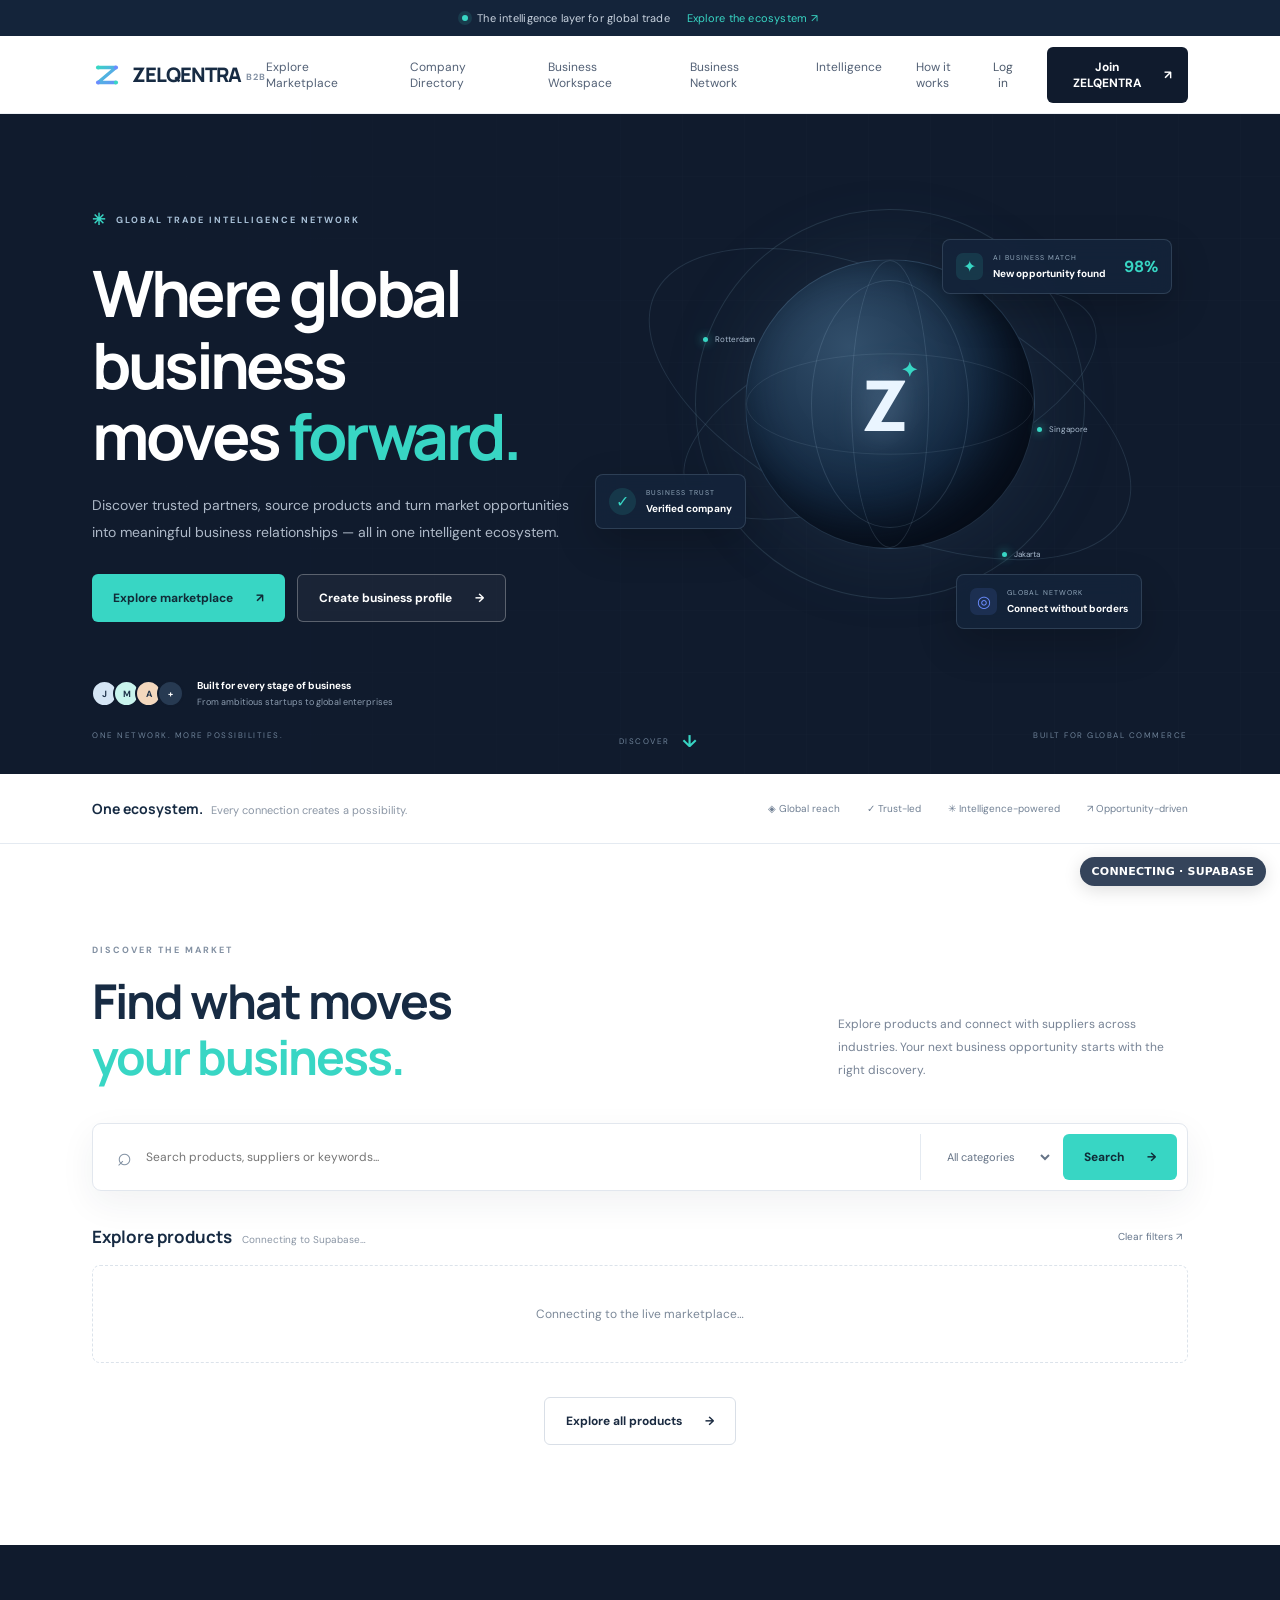
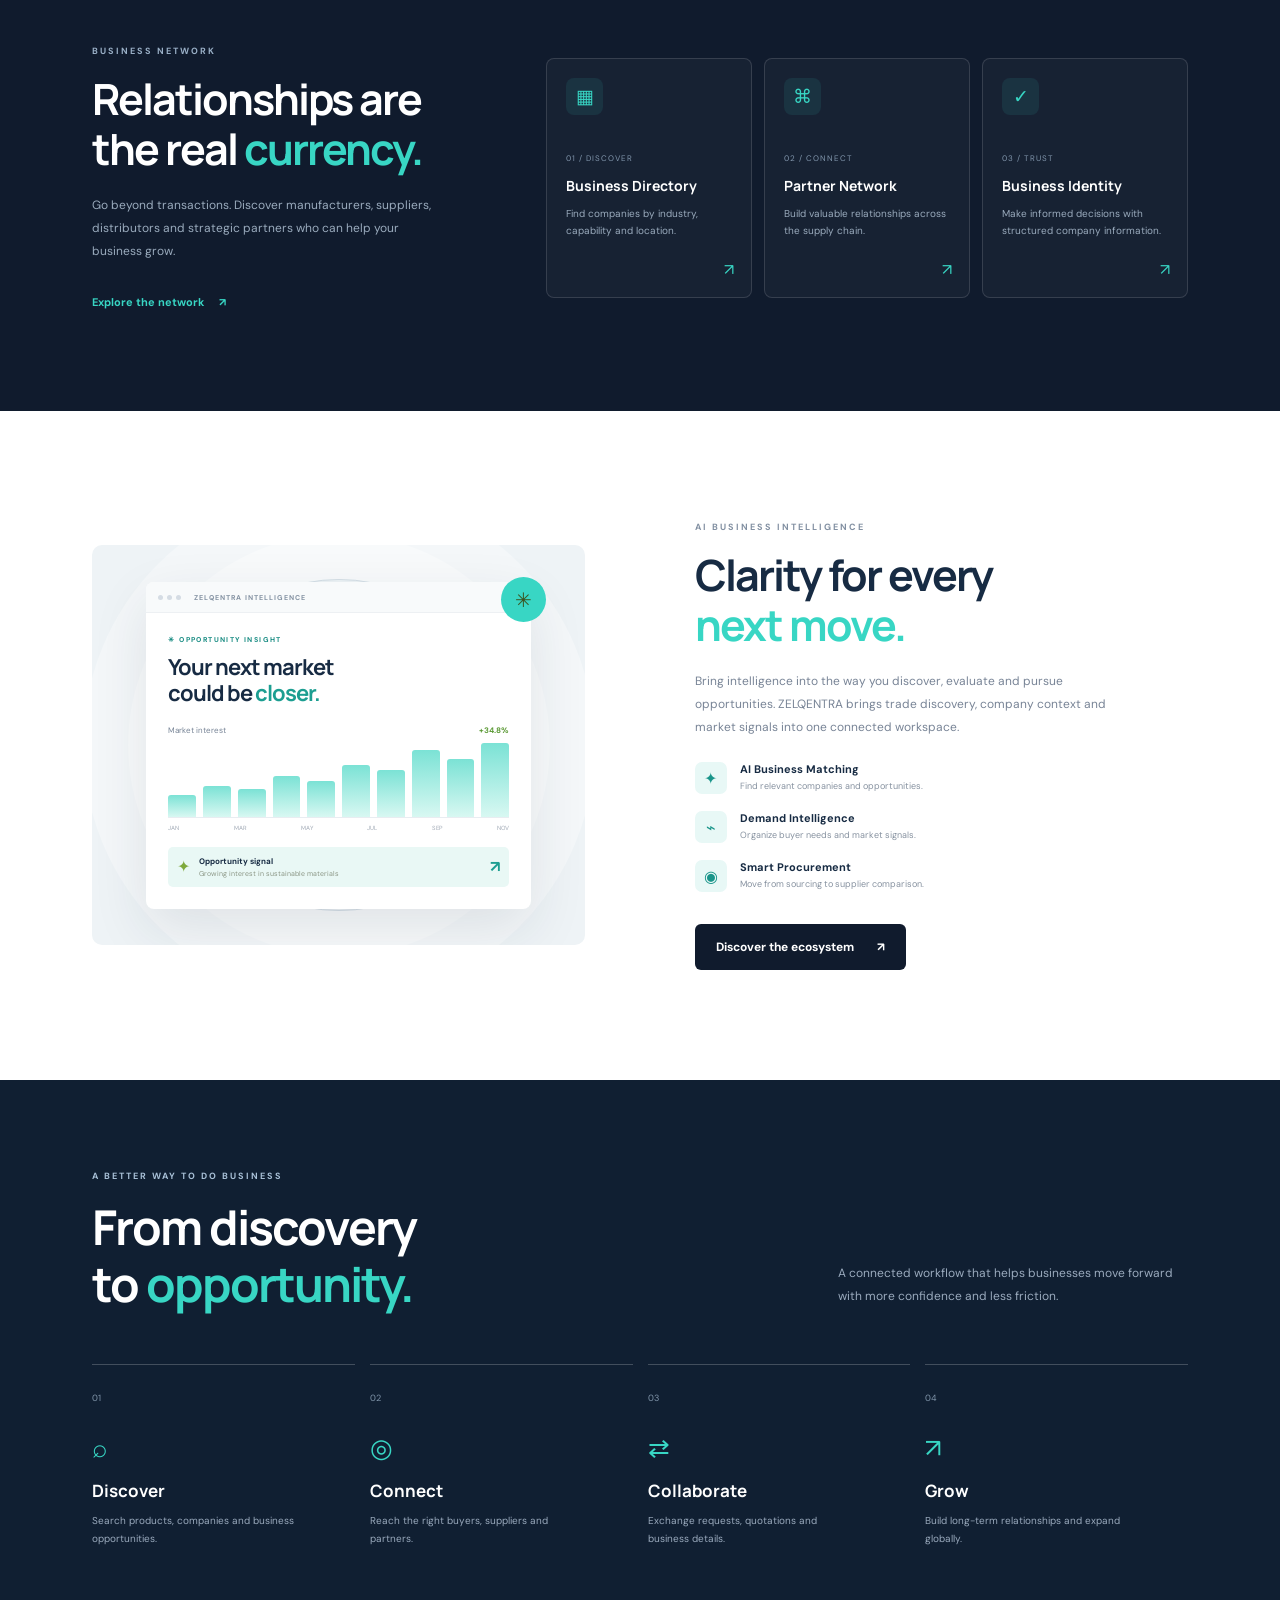
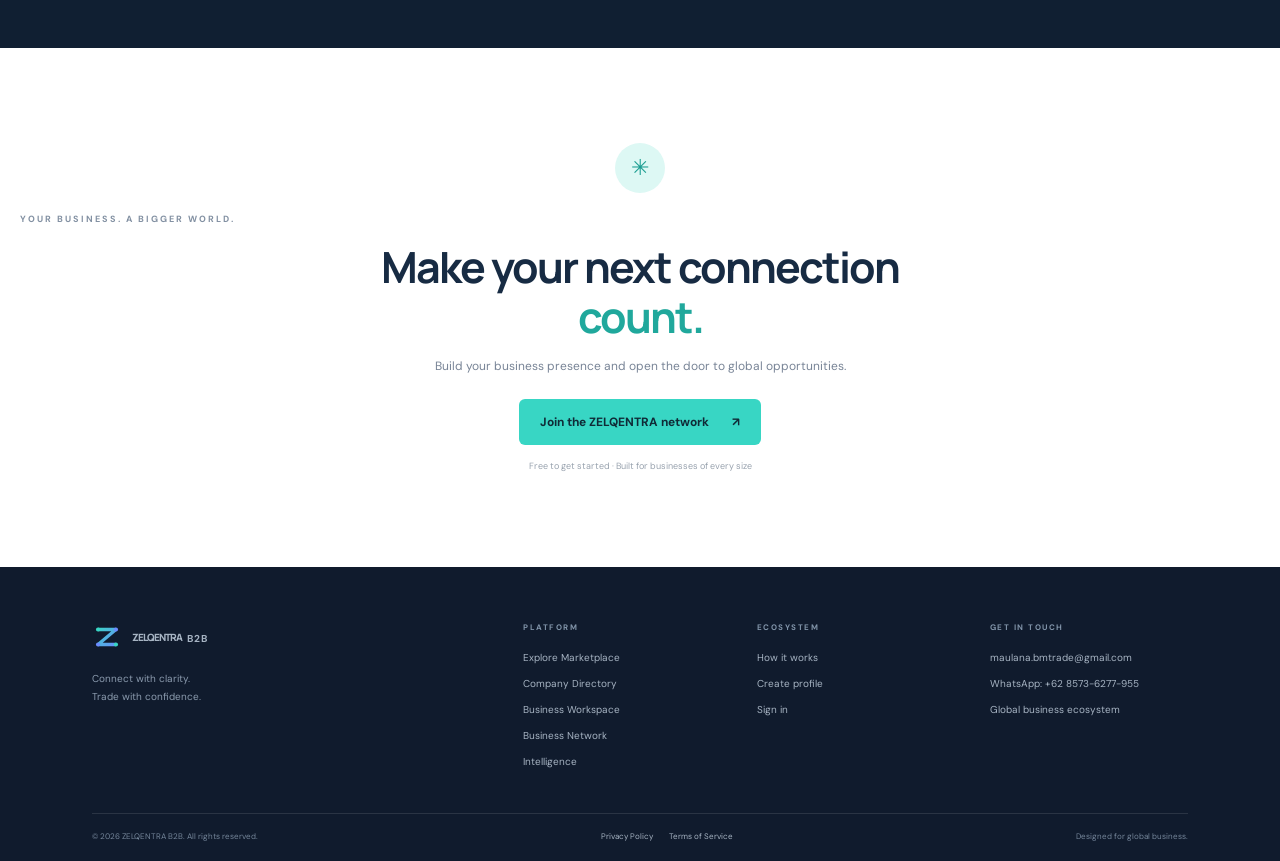
<file: index.html>
<!DOCTYPE html>
<html lang="en">
<head>
  <meta charset="UTF-8">
  <meta name="viewport" content="width=device-width, initial-scale=1.0">
  <meta name="theme-color" content="#101B2D">
  <meta name="description" content="ZELQENTRA connects global buyers, suppliers and business partners through trade discovery, business intelligence and trusted commercial relationships.">
  <meta name="robots" content="index, follow, max-image-preview:large">
  <link rel="canonical" href="https://zalqentra.biz.id/">
  <meta property="og:type" content="website">
  <meta property="og:url" content="https://zalqentra.biz.id/">
  <meta property="og:image" content="https://zalqentra.biz.id/assets/zelqentra-social.svg">
  <meta property="og:image:width" content="1200">
  <meta property="og:image:height" content="630">
  <meta property="og:image:alt" content="ZELQENTRA — Connect with clarity. Trade with confidence.">
  <meta name="twitter:image" content="https://zalqentra.biz.id/assets/zelqentra-social.svg">
  <meta name="application-name" content="ZELQENTRA">
  <meta name="apple-mobile-web-app-title" content="ZELQENTRA">
  <link rel="manifest" href="manifest.webmanifest">
  <meta property="og:site_name" content="ZELQENTRA B2B">
  <meta property="og:title" content="ZELQENTRA — Global Trade Intelligence Network">
  <meta property="og:description" content="Discover suppliers, products and cross-border business opportunities with ZELQENTRA.">
  <meta name="twitter:card" content="summary_large_image">
  <meta name="twitter:url" content="https://zalqentra.biz.id/">
  <meta name="twitter:title" content="ZELQENTRA — Global Trade Intelligence Network">
  <meta name="twitter:description" content="Discover suppliers, products and cross-border business opportunities with ZELQENTRA.">
  <title>ZELQENTRA — Global Trade Intelligence Network</title>
  <link rel="icon" type="image/svg+xml" href="assets/favicon.svg">
  <link rel="apple-touch-icon" href="assets/zelqentra-app-icon.svg">
  <link rel="preconnect" href="https://fonts.googleapis.com">
  <link rel="preconnect" href="https://fonts.gstatic.com" crossorigin>
  <link href="https://fonts.googleapis.com/css2?family=DM+Sans:wght@400;500;600;700&family=Manrope:wght@400;500;600;700;800&display=swap" rel="stylesheet">
  <link rel="stylesheet" href="styles.css">
  <script type="application/ld+json">
  {"@context":"https://schema.org","@type":"Organization","name":"ZELQENTRA","url":"https://zalqentra.biz.id/","logo":"https://zalqentra.biz.id/assets/zelqentra-logo.svg","description":"A global B2B trade intelligence network connecting buyers, suppliers and business partners."}
  </script>
</head>
<body>
  <div class="announcement"><span class="pulse"></span> The intelligence layer for global trade <a href="#how-it-works">Explore the ecosystem <span>↗</span></a></div>
  <header class="site-header">
    <a class="brand" href="#" aria-label="ZELQENTRA home">
      <img src="assets/zelqentra-symbol.svg" alt="" class="brand-mark">
      <span>ZELQENTRA<span class="brand-b2b">B2B</span></span>
    </a>
    <button class="mobile-toggle" id="mobileToggle" type="button" aria-label="Open navigation" aria-controls="mainNav" aria-expanded="false">☰</button>
    <nav class="main-nav" id="mainNav">
      <a href="marketplace/">Explore Marketplace</a><a href="companies/">Company Directory</a><a href="workspace/">Business Workspace</a><a href="#directory">Business Network</a><a href="#intelligence">Intelligence</a><a href="#how-it-works">How it works</a>
    </nav>
    <div class="header-actions"><button class="text-button" data-action="login">Log in</button><button class="button button-dark button-small" data-action="signup">Join ZELQENTRA <span>↗</span></button></div>
  </header>

  <main>
    <section class="hero">
      <div class="hero-grid"></div>
      <div class="hero-content">
        <div class="eyebrow"><span class="eyebrow-icon">✳</span> GLOBAL TRADE INTELLIGENCE NETWORK</div>
        <h1>Where global business<br>moves <span>forward.</span></h1>
        <p class="hero-copy">Discover trusted partners, source products and turn market opportunities into meaningful business relationships — all in one intelligent ecosystem.</p>
        <div class="hero-ctas"><a class="button button-primary" href="marketplace/">Explore marketplace <span>↗</span></a><button class="button button-ghost" data-action="signup">Create business profile <span>→</span></button></div>
        <div class="hero-proof"><div class="avatar-stack"><i>J</i><i>M</i><i>A</i><i>+</i></div><div><strong>Built for every stage of business</strong><small>From ambitious startups to global enterprises</small></div></div>
      </div>
      <div class="hero-visual" aria-label="Global business network illustration">
        <div class="visual-orbit orbit-one"></div><div class="visual-orbit orbit-two"></div><div class="visual-orbit orbit-three"></div>
        <div class="globe"><div class="globe-lines"></div><div class="globe-core">Z<span>✦</span></div></div>
        <div class="float-card card-match"><span class="mini-icon green">✦</span><div><small>AI BUSINESS MATCH</small><strong>New opportunity found</strong></div><b>98%</b></div>
        <div class="float-card card-verified"><span class="verified-check">✓</span><div><small>BUSINESS TRUST</small><strong>Verified company</strong></div></div>
        <div class="float-card card-global"><span class="mini-icon blue">◎</span><div><small>GLOBAL NETWORK</small><strong>Connect without borders</strong></div></div>
        <div class="map-label label-singapore"><i></i> Singapore</div><div class="map-label label-rotterdam"><i></i> Rotterdam</div><div class="map-label label-jakarta"><i></i> Jakarta</div>
      </div>
      <div class="hero-bottom"><span>ONE NETWORK. MORE POSSIBILITIES.</span><div><span>DISCOVER</span><b>↓</b></div><span>BUILT FOR GLOBAL COMMERCE</span></div>
    </section>

    <section class="trust-strip"><div><strong>One ecosystem.</strong><span> Every connection creates a possibility.</span></div><div class="trust-items"><span>◈ Global reach</span><span>✓ Trust-led</span><span>✳ Intelligence-powered</span><span>↗ Opportunity-driven</span></div></section>

    <section class="section marketplace-section" id="marketplace">
      <div class="section-heading"><div><div class="eyebrow dark-eyebrow">DISCOVER THE MARKET</div><h2>Find what moves<br><span>your business.</span></h2></div><p>Explore products and connect with suppliers across industries. Your next business opportunity starts with the right discovery.</p></div>
      <div class="search-panel">
        <div class="search-input-wrap"><span>⌕</span><input id="marketSearch" type="search" placeholder="Search products, suppliers or keywords..." aria-label="Search products"></div>
        <select id="categoryFilter" aria-label="Filter by category"><option value="All">All categories</option><option>Agri & Food</option><option>Industrial</option><option>Packaging</option><option>Technology</option></select>
        <button class="button button-primary" id="searchButton">Search <span>→</span></button>
      </div>
      <div class="market-meta"><div><strong>Explore products</strong><span id="resultCount">Live published listings</span></div><button class="filter-link" id="clearFilters">Clear filters ↗</button></div>
      <div class="product-grid" id="productGrid"></div>
      <div class="center-action"><a class="button button-outline" id="showAllProducts" href="marketplace/">Explore all products <span>→</span></a></div>
    </section>

    <section class="network-section" id="directory">
      <div class="network-copy"><div class="eyebrow">BUSINESS NETWORK</div><h2>Relationships are<br>the real <span>currency.</span></h2><p>Go beyond transactions. Discover manufacturers, suppliers, distributors and strategic partners who can help your business grow.</p><a href="#directory-cards" class="light-link">Explore the network <span>↗</span></a></div>
      <div class="network-cards" id="directory-cards">
        <article class="network-card"><div class="network-card-icon">▦</div><small>01 / DISCOVER</small><h3>Business Directory</h3><p>Find companies by industry, capability and location.</p><span class="card-arrow">↗</span></article>
        <article class="network-card"><div class="network-card-icon">⌘</div><small>02 / CONNECT</small><h3>Partner Network</h3><p>Build valuable relationships across the supply chain.</p><span class="card-arrow">↗</span></article>
        <article class="network-card"><div class="network-card-icon">✓</div><small>03 / TRUST</small><h3>Business Identity</h3><p>Make informed decisions with structured company information.</p><span class="card-arrow">↗</span></article>
      </div>
    </section>

    <section class="section intelligence-section" id="intelligence">
      <div class="intel-visual"><div class="intel-window"><div class="window-top"><span></span><span></span><span></span><b>ZELQENTRA INTELLIGENCE</b></div><div class="intel-body"><div class="intel-tag">✳ OPPORTUNITY INSIGHT</div><h3>Your next market<br>could be <em>closer.</em></h3><div class="intel-chart"><div class="chart-label"><span>Market interest</span><b>+34.8%</b></div><div class="bars"><i style="height:30%"></i><i style="height:42%"></i><i style="height:38%"></i><i style="height:55%"></i><i style="height:48%"></i><i style="height:70%"></i><i style="height:63%"></i><i style="height:90%"></i><i style="height:78%"></i><i style="height:100%"></i></div><div class="chart-months"><span>JAN</span><span>MAR</span><span>MAY</span><span>JUL</span><span>SEP</span><span>NOV</span></div></div><div class="intel-insight"><span>✦</span><div><b>Opportunity signal</b><small>Growing interest in sustainable materials</small></div><strong>↗</strong></div></div></div><div class="intel-orb">✳</div></div>
      <div class="intel-copy"><div class="eyebrow dark-eyebrow">AI BUSINESS INTELLIGENCE</div><h2>Clarity for every<br><span>next move.</span></h2><p>Bring intelligence into the way you discover, evaluate and pursue opportunities. ZELQENTRA brings trade discovery, company context and market signals into one connected workspace.</p><div class="intel-feature"><span>✦</span><div><b>AI Business Matching</b><small>Find relevant companies and opportunities.</small></div></div><div class="intel-feature"><span>⌁</span><div><b>Demand Intelligence</b><small>Organize buyer needs and market signals.</small></div></div><div class="intel-feature"><span>◉</span><div><b>Smart Procurement</b><small>Move from sourcing to supplier comparison.</small></div></div><button class="button button-dark" data-action="signup">Discover the ecosystem <span>↗</span></button></div>
    </section>

    <section class="steps-section" id="how-it-works"><div class="section-heading light-heading"><div><div class="eyebrow">A BETTER WAY TO DO BUSINESS</div><h2>From discovery<br>to <span>opportunity.</span></h2></div><p>A connected workflow that helps businesses move forward with more confidence and less friction.</p></div><div class="steps-grid"><article><span>01</span><div class="step-icon">⌕</div><h3>Discover</h3><p>Search products, companies and business opportunities.</p></article><article><span>02</span><div class="step-icon">◎</div><h3>Connect</h3><p>Reach the right buyers, suppliers and partners.</p></article><article><span>03</span><div class="step-icon">⇄</div><h3>Collaborate</h3><p>Exchange requests, quotations and business details.</p></article><article><span>04</span><div class="step-icon">↗</div><h3>Grow</h3><p>Build long-term relationships and expand globally.</p></article></div></section>

    <section class="cta-section"><div class="cta-orb">✳</div><div class="eyebrow dark-eyebrow">YOUR BUSINESS. A BIGGER WORLD.</div><h2>Make your next connection<br><span>count.</span></h2><p>Build your business presence and open the door to global opportunities.</p><button class="button button-primary" data-action="signup">Join the ZELQENTRA network <span>↗</span></button><small>Free to get started · Built for businesses of every size</small></section>
  </main>

  <footer class="footer"><div class="footer-main"><div class="footer-brand"><a class="brand" href="#"><img src="assets/zelqentra-symbol.svg" class="brand-mark" alt=""><span>ZELQENTRA<span class="brand-b2b">B2B</span></span></a><p>Connect with clarity.<br>Trade with confidence.</p></div><div><b>PLATFORM</b><a href="marketplace/">Explore Marketplace</a><a href="companies/">Company Directory</a><a href="workspace/">Business Workspace</a><a href="#directory">Business Network</a><a href="#intelligence">Intelligence</a></div><div><b>ECOSYSTEM</b><a href="#how-it-works">How it works</a><a href="#" data-action="signup">Create profile</a><a href="#" data-action="login">Sign in</a></div><div><b>GET IN TOUCH</b><a href="mailto:maulana.bmtrade@gmail.com">maulana.bmtrade@gmail.com</a><a href="https://wa.me/628573627955" target="_blank" rel="noopener noreferrer" aria-label="Contact ZELQENTRA on WhatsApp">WhatsApp: +62 8573-6277-955</a><span>Global business ecosystem</span></div></div><div class="footer-bottom"><span>© <span id="year"></span> ZELQENTRA B2B. All rights reserved.</span><span class="footer-legal"><a href="privacy.html">Privacy Policy</a><a href="terms.html">Terms of Service</a></span><span>Designed for global business.</span></div></footer>

  <div class="modal-backdrop" id="modalBackdrop" role="dialog" aria-modal="true" aria-labelledby="modalTitle" hidden>
    <div class="modal"><button class="modal-close" id="modalClose" aria-label="Close dialog">×</button><div class="eyebrow dark-eyebrow">ZELQENTRA B2B</div><h2 id="modalTitle">Create your business presence.</h2><p id="modalDescription">Join the network and get ready to discover new opportunities.</p>
      <form id="leadForm"><label>Full name<input name="name" required placeholder="Your name"></label><label>Business email<input name="email" type="email" required placeholder="you@company.com"></label><label class="password-field">Password<input name="password" type="password" minlength="8" autocomplete="new-password" placeholder="At least 8 characters"></label><label class="company-field">Company name<input name="company" required placeholder="Your company"></label><label>I'm here as<select name="role"><option>Buyer</option><option>Supplier</option><option>Business Partner</option></select></label><label class="consent-field"><input type="checkbox" name="legal_consent" required><span>I agree to the <a href="terms.html" target="_blank" rel="noopener noreferrer">Terms of Service</a> and acknowledge the <a href="privacy.html" target="_blank" rel="noopener noreferrer">Privacy Policy</a>.</span></label><button class="button button-primary form-submit" type="submit">Continue <span>→</span></button><small class="form-note" id="authFormNote">Connect Supabase using the setup guide to enable real accounts.</small></form>
    </div>
  </div>
  <div class="toast" id="toast" role="status"></div>
  <script src="supabase-config.js"></script>
  <script src="app.js"></script>
  <script type="module" src="backend.js"></script>
</body>
</html>
</file>
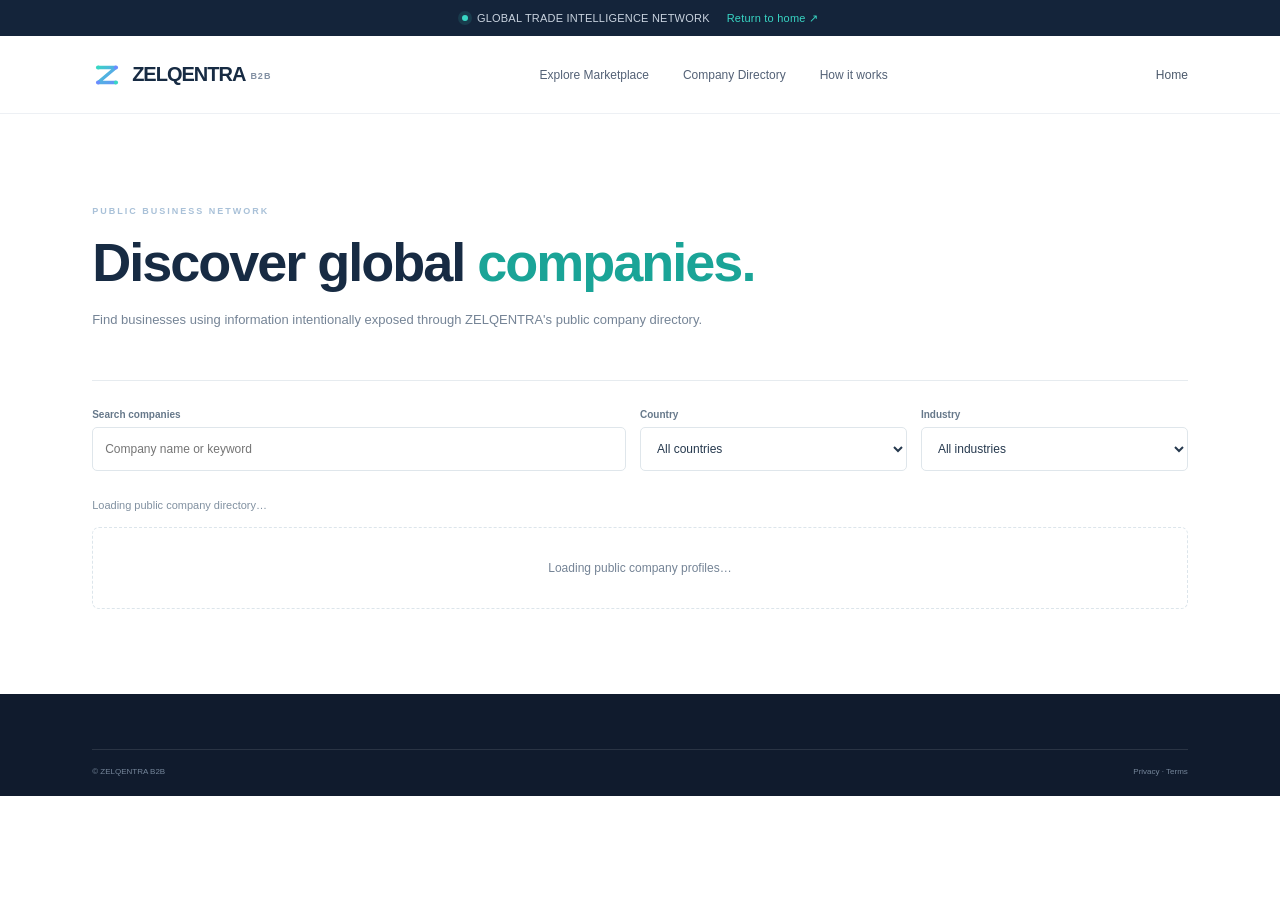
<file: companies/index.html>
<!doctype html>
<html lang="en"><head><meta charset="utf-8"><meta name="viewport" content="width=device-width,initial-scale=1"><meta name="theme-color" content="#101B2D"><meta name="description" content="Discover verified public business profiles and suppliers on ZELQENTRA."><link rel="canonical" href="https://zalqentra.biz.id/companies/"><link rel="icon" type="image/svg+xml" href="../assets/favicon.svg"><link rel="stylesheet" href="../styles.css"><link rel="stylesheet" href="companies.css"><title>Company Directory | ZELQENTRA</title></head>
<body><div class="announcement"><span class="pulse"></span> GLOBAL TRADE INTELLIGENCE NETWORK <a href="../index.html">Return to home ↗</a></div>
<header class="site-header"><a class="brand" href="../index.html"><img src="../assets/zelqentra-symbol.svg" class="brand-mark" alt=""><span>ZELQENTRA<span class="brand-b2b">B2B</span></span></a><button class="mobile-toggle" id="mobileToggle" type="button" aria-controls="mainNav" aria-expanded="false">☰</button><nav class="main-nav" id="mainNav"><a href="../marketplace/">Explore Marketplace</a><a class="active" href="./">Company Directory</a><a href="../index.html#how-it-works">How it works</a></nav><div class="header-actions"><a class="text-button" href="../index.html">Home</a></div></header>
<main class="directory-shell"><section class="directory-hero"><span class="eyebrow">PUBLIC BUSINESS NETWORK</span><h1>Discover global <span>companies.</span></h1><p>Find businesses using information intentionally exposed through ZELQENTRA's public company directory.</p></section>
<section class="directory-controls"><label>Search companies<input id="companySearch" type="search" maxlength="100" placeholder="Company name or keyword"></label><label>Country<select id="countryFilter"><option value="">All countries</option></select></label><label>Industry<select id="industryFilter"><option value="">All industries</option></select></label></section>
<p id="companyCount" class="directory-count" aria-live="polite">Loading public company directory…</p><section id="companyResults" class="company-grid" aria-live="polite"><div class="directory-state">Loading public company profiles…</div></section>
</main><footer class="footer"><div class="footer-bottom"><span>© <span id="year"></span> ZELQENTRA B2B</span><span><a href="../privacy.html">Privacy</a> · <a href="../terms.html">Terms</a></span></div></footer>
<script src="../supabase-config.js"></script><script type="module" src="companies.js"></script></body></html>
</file>
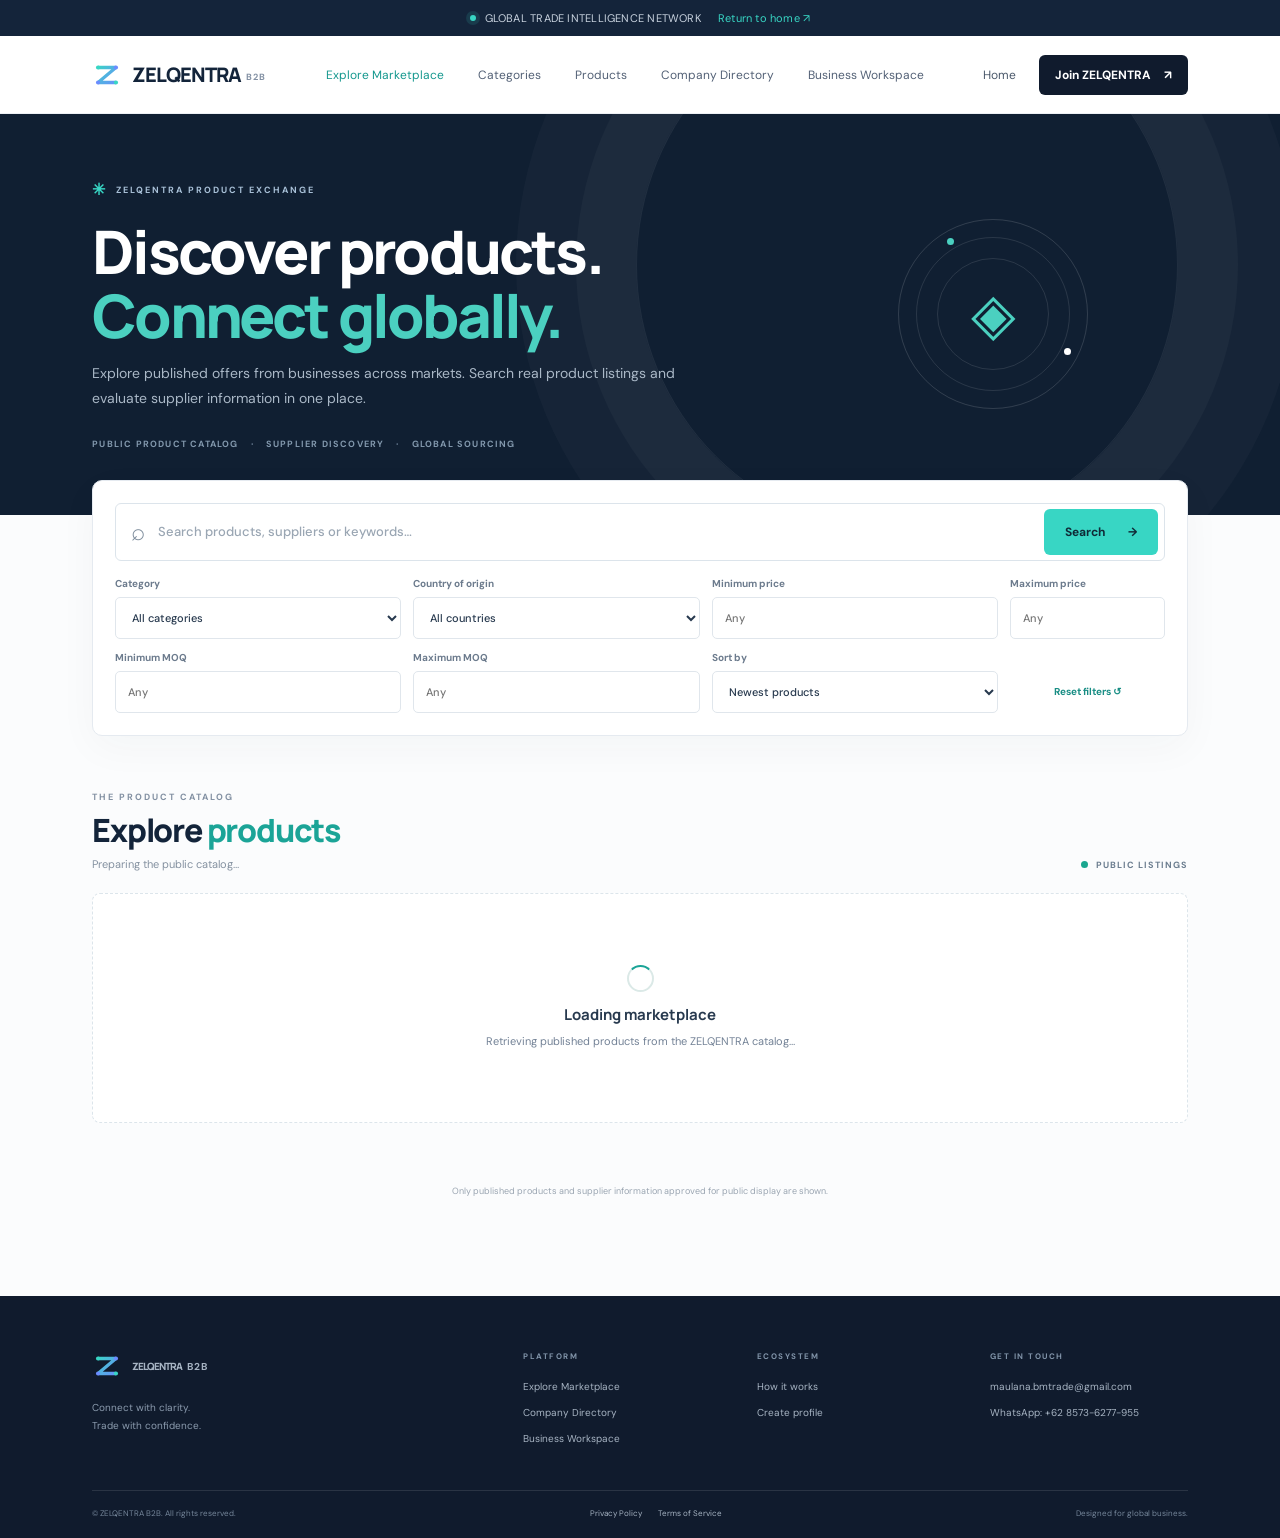
<file: marketplace/index.html>
<!doctype html>
<html lang="en">
<head>
  <meta charset="utf-8"><meta name="viewport" content="width=device-width,initial-scale=1">
  <meta name="theme-color" content="#101B2D"><meta name="description" content="Explore published B2B products and discover suppliers on ZELQENTRA.">
  <link rel="canonical" href="https://zalqentra.biz.id/marketplace/">
  <link rel="icon" type="image/svg+xml" href="../assets/favicon.svg">
  <link rel="preconnect" href="https://fonts.googleapis.com"><link rel="preconnect" href="https://fonts.gstatic.com" crossorigin>
  <link href="https://fonts.googleapis.com/css2?family=DM+Sans:wght@400;500;600;700&family=Manrope:wght@400;500;600;700;800&display=swap" rel="stylesheet">
  <link rel="stylesheet" href="../styles.css"><link rel="stylesheet" href="marketplace.css">
  <title>Explore Marketplace | ZELQENTRA</title>
</head>
<body class="marketplace-page">
  <div class="announcement"><span class="pulse"></span> GLOBAL TRADE INTELLIGENCE NETWORK <a href="../index.html">Return to home ↗</a></div>
  <header class="site-header">
    <a class="brand" href="../index.html" aria-label="ZELQENTRA home"><img src="../assets/zelqentra-symbol.svg" alt="" class="brand-mark"><span>ZELQENTRA<span class="brand-b2b">B2B</span></span></a>
    <button class="mobile-toggle" id="mobileToggle" type="button" aria-label="Open navigation" aria-controls="mainNav" aria-expanded="false">☰</button>
    <nav class="main-nav" id="mainNav"><a class="active" href="./">Explore Marketplace</a><a href="#categories">Categories</a><a href="#productResults">Products</a><a href="../companies/">Company Directory</a><a href="../workspace/">Business Workspace</a></nav>
    <div class="header-actions"><a class="text-button" href="../index.html">Home</a><a class="button button-dark button-small" href="../index.html#leadForm">Join ZELQENTRA <span>↗</span></a></div>
  </header>
  <main>
    <section class="market-hero">
      <div class="market-hero-inner"><div class="eyebrow"><span class="eyebrow-icon">✳</span> ZELQENTRA PRODUCT EXCHANGE</div>
        <h1>Discover products.<br><span>Connect globally.</span></h1>
        <p>Explore published offers from businesses across markets. Search real product listings and evaluate supplier information in one place.</p>
        <div class="market-hero-meta"><span>PUBLIC PRODUCT CATALOG</span><span>·</span><span>SUPPLIER DISCOVERY</span><span>·</span><span>GLOBAL SOURCING</span></div>
      </div>
      <div class="market-hero-mark" aria-hidden="true"><span>◈</span><i></i><b></b></div>
    </section>
    <section class="market-shell" aria-label="Product discovery">
      <div class="market-search-panel">
        <label class="market-search"><span aria-hidden="true">⌕</span><input id="marketSearch" type="search" maxlength="100" placeholder="Search products, suppliers or keywords…" aria-label="Search products or suppliers"><button id="searchButton" class="button button-primary" type="button">Search <span>→</span></button></label>
        <div class="market-filter-row" id="categories">
          <label><span>Category</span><select id="categoryFilter"><option value="">All categories</option></select></label>
          <label><span>Country of origin</span><select id="countryFilter"><option value="">All countries</option></select></label>
          <label><span>Minimum price</span><input id="priceMinFilter" type="number" min="0" step="0.01" inputmode="decimal" placeholder="Any"></label>
          <label><span>Maximum price</span><input id="priceMaxFilter" type="number" min="0" step="0.01" inputmode="decimal" placeholder="Any"></label>
          <label><span>Minimum MOQ</span><input id="moqMinFilter" type="number" min="0" step="1" inputmode="numeric" placeholder="Any"></label>
          <label><span>Maximum MOQ</span><input id="moqMaxFilter" type="number" min="0" step="1" inputmode="numeric" placeholder="Any"></label>
          <label><span>Sort by</span><select id="sortFilter"><option value="newest">Newest products</option><option value="oldest">Oldest products</option><option value="name">Product name (A–Z)</option></select></label>
          <button id="clearFilters" class="filter-reset" type="button">Reset filters ↺</button>
        </div>
      </div>
      <div class="market-results-head"><div><div class="eyebrow dark-eyebrow">THE PRODUCT CATALOG</div><h2>Explore <span>products</span></h2><p id="resultCount" aria-live="polite">Preparing the public catalog…</p></div><div class="market-live-note"><i></i> PUBLIC LISTINGS</div></div>
      <div id="productResults" class="market-product-grid" aria-live="polite"><div class="catalog-state"><span class="loading-spinner"></span><strong>Loading marketplace</strong><p>Retrieving published products from the ZELQENTRA catalog…</p></div></div>
      <nav id="pagination" class="catalog-pagination" aria-label="Product pages" hidden></nav>
      <p class="catalog-security-note">Only published products and supplier information approved for public display are shown.</p>
    </section>
  </main>
  <footer class="footer"><div class="footer-main"><div class="footer-brand"><a class="brand" href="../index.html"><img src="../assets/zelqentra-symbol.svg" class="brand-mark" alt=""><span>ZELQENTRA<span class="brand-b2b">B2B</span></span></a><p>Connect with clarity.<br>Trade with confidence.</p></div><div><b>PLATFORM</b><a href="./">Explore Marketplace</a><a href="../companies/">Company Directory</a><a href="../workspace/">Business Workspace</a></div><div><b>ECOSYSTEM</b><a href="../index.html#how-it-works">How it works</a><a href="../index.html#leadForm">Create profile</a></div><div><b>GET IN TOUCH</b><a href="mailto:maulana.bmtrade@gmail.com">maulana.bmtrade@gmail.com</a><a href="https://wa.me/628573627955" target="_blank" rel="noopener noreferrer">WhatsApp: +62 8573-6277-955</a></div></div><div class="footer-bottom"><span>© <span id="year"></span> ZELQENTRA B2B. All rights reserved.</span><span class="footer-legal"><a href="../privacy.html">Privacy Policy</a><a href="../terms.html">Terms of Service</a></span><span>Designed for global business.</span></div></footer>
  <script src="../supabase-config.js"></script><script>
  window.setTimeout(() => { if (!window.__zelqentraMarketplaceModuleReady) { const root = document.getElementById('productResults'); if (root) root.innerHTML = '<div class="catalog-state error"><strong>Marketplace could not initialize</strong><p>The marketplace module or its required network dependency did not load. Check browser connectivity and try again.</p><button class="button button-outline state-action" onclick="location.reload()">Reload page</button></div>'; const count = document.getElementById('resultCount'); if (count) count.textContent = 'Marketplace module unavailable'; } }, 15000);
</script><script type="module" src="marketplace.js"></script>
</body></html>
</file>
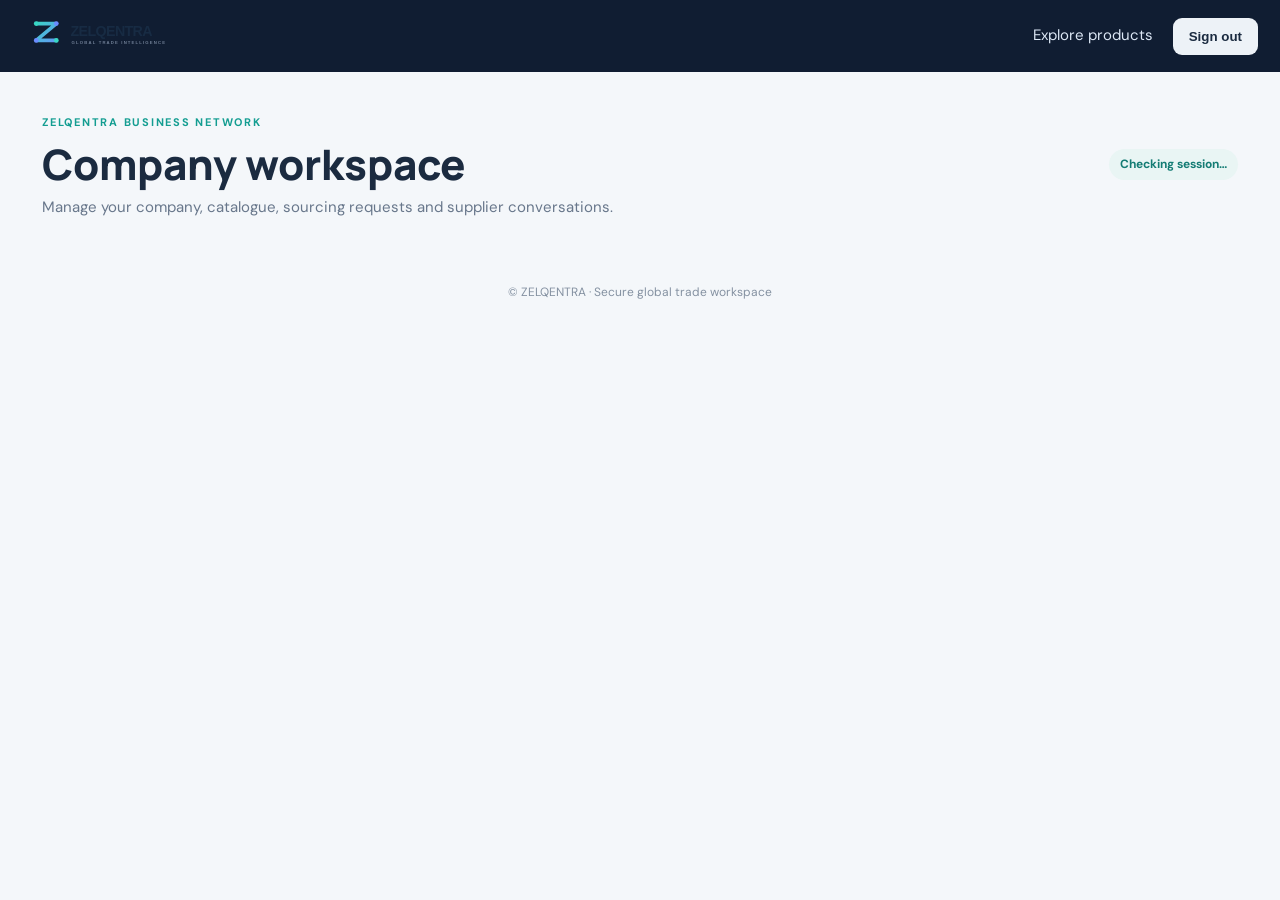
<file: workspace/index.html>
<!doctype html><html lang="en"><head><meta charset="utf-8"><meta name="viewport" content="width=device-width,initial-scale=1"><meta name="theme-color" content="#101d32"><meta name="robots" content="noindex,nofollow"><title>Business Workspace | ZELQENTRA</title><link rel="icon" href="../assets/favicon.svg"><link rel="stylesheet" href="workspace.css"></head><body>
<header class="topbar"><a class="brand" href="../"><img src="../assets/zelqentra-logo.svg" alt="ZELQENTRA"></a><div class="top-actions"><a href="../marketplace/">Explore products</a><button id="signOut" class="button secondary">Sign out</button></div></header><main class="shell"><section class="welcome"><div><span class="eyebrow">ZELQENTRA BUSINESS NETWORK</span><h1>Company workspace</h1><p>Manage your company, catalogue, sourcing requests and supplier conversations.</p></div><div id="sessionBadge" class="badge">Checking session…</div></section><div id="globalNotice" class="notice" role="status" hidden></div><section id="authGate" class="panel" hidden><h2>Sign in required</h2><p>Sign in from the main ZELQENTRA website, then open your workspace.</p><a class="button" href="../">Go to ZELQENTRA</a></section>
<section id="workspaceApp" hidden><div class="company-bar panel"><label>Active company<select id="companySelect"></select></label><span id="companyRole" class="badge"></span><button id="newCompany" class="button secondary">＋ Register company</button></div><nav class="tabs"><button class="active" data-tab="overview">Overview</button><button data-tab="company">Company & team</button><button data-tab="products">Products</button><button data-tab="requests">Buyer requests</button><button data-tab="rfqs">RFQ & quotations</button><button data-tab="messages">Messages</button><button data-tab="notifications">Notifications <b id="unreadCount">0</b></button><a id="adminLink" class="admin-link" href="admin.html" hidden>Admin dashboard ↗</a></nav>
<section class="tab-panel active" id="tab-overview"><div class="stats" id="stats"></div><div class="grid-two"><article class="panel"><h2>Workspace activity</h2><div id="recentActivity" class="state">Loading…</div></article><article class="panel"><h2>Quick actions</h2><div class="quick-actions"><button data-goto="products">＋ Add product</button><button data-goto="requests">＋ Create buyer request</button><button data-goto="messages">✉ Open messages</button></div></article></div></section>
<section class="tab-panel" id="tab-company"><div class="grid-two"><article class="panel"><div class="panel-head"><h2>Company profile</h2><span id="verificationBadge" class="badge"></span></div><form id="companyForm" class="form-grid"><label>Legal name<input name="legal_name" required maxlength="200"></label><label>Display name<input name="display_name" required maxlength="200"></label><label>Industry<input name="industry"></label><label>Company type<input name="company_type"></label><label>Country code<input name="country_code" maxlength="2"></label><label>City<input name="city"></label><label>Website<input name="website_url" type="url"></label><label>Contact email<input name="contact_email" type="email"></label><label class="wide">Address<input name="address"></label><label class="wide">Description<textarea name="description" rows="4"></textarea></label><div class="wide"><button class="button">Save company profile</button></div></form></article><article class="panel"><h2>Team members</h2><div id="membersList" class="state">Loading…</div><hr><h3>Invite a member</h3><form id="inviteForm" class="stack"><label>Email<input name="email" type="email" required></label><label>Role<select name="role"><option value="member">Member</option><option value="admin">Admin</option></select></label><button class="button">Create invitation</button><p class="muted">Token generated securely; share via a trusted channel. Email delivery is not configured.</p></form><div id="inviteResult"></div><hr><h3>Accept invitation</h3><form id="acceptInviteForm" class="stack"><label>Invitation token<input name="token" required></label><button class="button secondary">Accept invitation</button></form></article></div></section>
<section class="tab-panel" id="tab-products"><article class="panel"><div class="panel-head"><div><h2>Product catalogue</h2><p class="muted">New listings enter pending review. Publication requires trusted moderation.</p></div><button id="addProduct" class="button">＋ Add product</button></div><div id="productList" class="state">Loading…</div></article><article id="productEditor" class="panel" hidden><h2 id="productEditorTitle">Add product</h2><form id="productForm" class="form-grid"><input type="hidden" name="id"><label>Name<input name="name" required maxlength="180"></label><label>Category<select name="category_id" id="productCategory"><option value="">Choose category</option></select></label><label>MOQ<input name="minimum_order_quantity" type="number" min="0" step="0.001"></label><label>Unit<input name="unit"></label><label>Min price<input name="price_min" type="number" min="0" step="0.01"></label><label>Max price<input name="price_max" type="number" min="0" step="0.01"></label><label>Currency<input name="currency" maxlength="3" placeholder="USD"></label><label>Origin country<input name="origin_country" maxlength="2" placeholder="ID"></label><label class="wide">Description<textarea name="description" rows="4"></textarea></label><label class="wide">Specifications JSON<textarea name="specifications" rows="3">{}</textarea></label><label class="wide">Image JPEG/PNG/WebP, max 5 MB<input name="image" type="file" accept="image/jpeg,image/png,image/webp"></label><div class="wide form-actions"><button class="button">Save product</button><button class="button secondary" type="button" id="cancelProduct">Cancel</button></div></form></article><dialog id="productPreview" class="preview-dialog"><div class="panel-head"><h2>Product preview</h2><button type="button" class="button secondary" id="closePreview">Close</button></div><div id="productPreviewContent"></div></dialog></section>
<section class="tab-panel" id="tab-requests"><div class="grid-two"><article class="panel"><h2>Create buyer request</h2><form id="requestForm" class="stack"><input type="hidden" name="id"><label>Title<input name="title" required maxlength="180"></label><label>Requirements<textarea name="description" rows="4" required></textarea></label><label>Category<select name="product_category_id" id="requestCategory"><option value="">Any category</option></select></label><div class="form-grid"><label>Quantity<input name="quantity" type="number" min="0.001" step="0.001" required></label><label>Unit<input name="unit" required></label><label>Destination country<input name="destination_country" maxlength="2" minlength="2" required></label><label>Target delivery<input name="target_delivery_date" type="date"></label></div><button class="button">Publish buyer request</button></form></article><article class="panel"><h2>My requests</h2><div id="myRequests" class="state">Loading…</div></article></div><article class="panel"><h2>Explore open buyer requests</h2><div id="openRequests" class="state">Loading…</div></article></section>
<section class="tab-panel" id="tab-rfqs"><div class="grid-two"><article class="panel"><h2>Available RFQs</h2><div id="availableRfqs" class="state">Loading…</div></article><article class="panel"><h2>My quotations</h2><div id="myQuotes" class="state">Loading…</div></article></div></section>
<section class="tab-panel" id="tab-messages"><div class="messaging"><aside class="panel"><h2>Conversations</h2><div id="conversationList" class="conversation-list state">Loading…</div><hr><h3>Start conversation</h3><form id="startConversation" class="stack"><label>Partner company<select name="partner_company_id" id="partnerCompanySelect" required><option value="">Select a company</option></select></label><label>RFQ UUID (optional)<input name="rfq_id"></label><button class="button secondary">Create conversation</button></form></aside><article class="panel thread"><div id="threadTitle"><h2>Select a conversation</h2></div><div id="messageList" class="message-list state">Your private conversations appear here.</div><form id="messageForm" class="stack" hidden><label>Message<textarea name="body" rows="3" maxlength="10000"></textarea></label><label>Attachment PDF/JPEG/PNG, max 10 MB<input name="attachment" type="file" accept="application/pdf,image/jpeg,image/png"></label><button class="button">Send message</button></form></article></div></section>
<section class="tab-panel" id="tab-notifications"><article class="panel"><div class="panel-head"><h2>Notifications</h2><button id="markAllRead" class="button secondary">Mark all as read</button></div><div id="notificationList" class="state">Loading…</div></article></section></section></main><footer>© <span id="year"></span> ZELQENTRA · Secure global trade workspace</footer><script src="../supabase-config.js"></script><script type="module" src="workspace.js"></script></body></html>
</file>
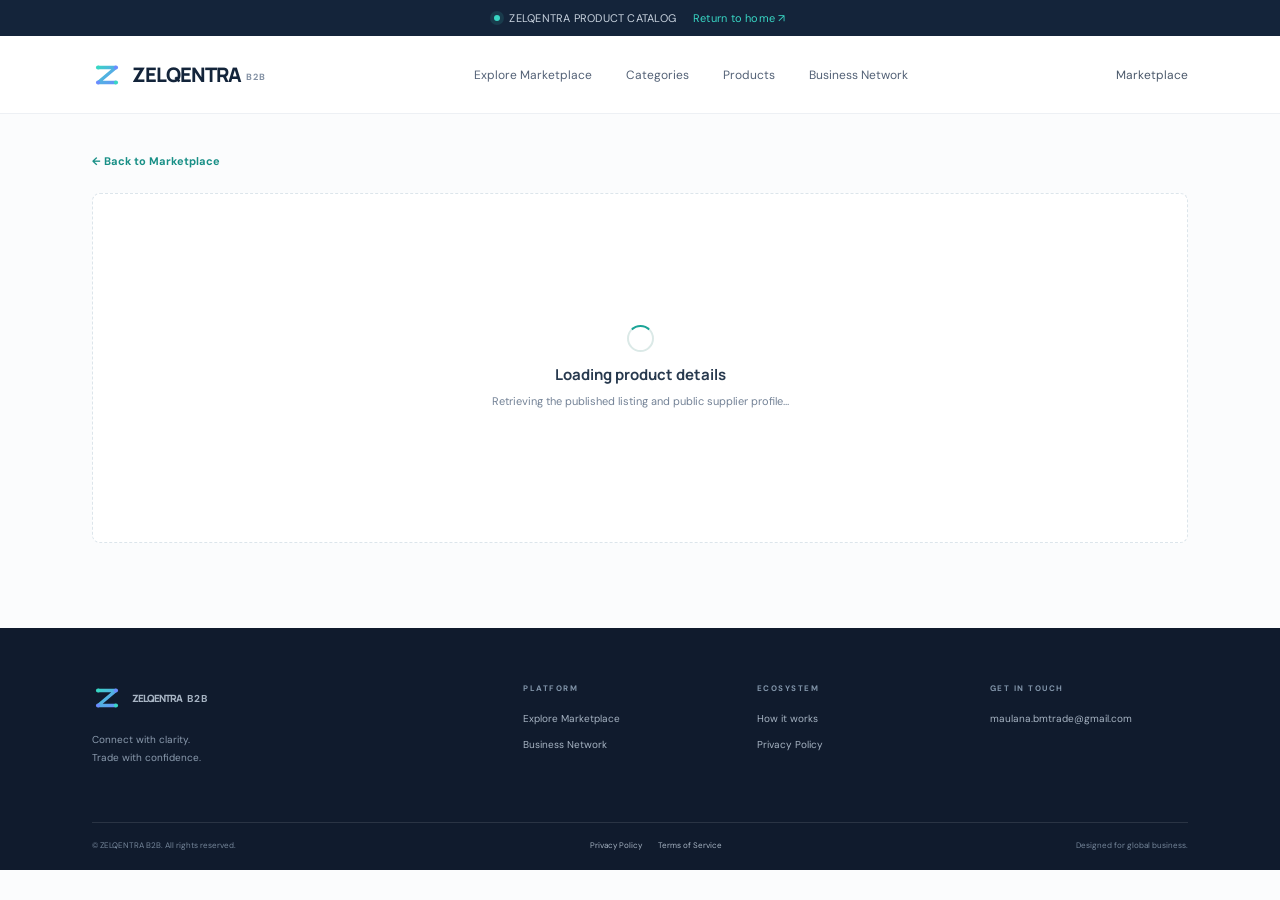
<file: marketplace/product/index.html>
<!doctype html>
<html lang="en"><head>
<meta charset="utf-8"><meta name="viewport" content="width=device-width,initial-scale=1"><meta name="theme-color" content="#101B2D">
<meta name="description" content="View product information and public supplier details on ZELQENTRA."><link rel="icon" type="image/svg+xml" href="../../assets/favicon.svg">
<link rel="preconnect" href="https://fonts.googleapis.com"><link rel="preconnect" href="https://fonts.gstatic.com" crossorigin><link href="https://fonts.googleapis.com/css2?family=DM+Sans:wght@400;500;600;700&family=Manrope:wght@400;500;600;700;800&display=swap" rel="stylesheet">
<link rel="stylesheet" href="../../styles.css"><link rel="stylesheet" href="../marketplace.css"><title>Product Details | ZELQENTRA</title>
</head><body class="marketplace-page product-detail-page">
<div class="announcement"><span class="pulse"></span> ZELQENTRA PRODUCT CATALOG <a href="../../index.html">Return to home ↗</a></div>
<header class="site-header"><a class="brand" href="../../index.html"><img src="../../assets/zelqentra-symbol.svg" alt="" class="brand-mark"><span>ZELQENTRA<span class="brand-b2b">B2B</span></span></a><button class="mobile-toggle" id="mobileToggle" type="button" aria-label="Open navigation" aria-controls="mainNav" aria-expanded="false">☰</button><nav class="main-nav" id="mainNav"><a href="../">Explore Marketplace</a><a href="../#categories">Categories</a><a href="../#productResults">Products</a><a href="../../index.html#directory">Business Network</a></nav><div class="header-actions"><a class="text-button" href="../">Marketplace</a></div></header>
<main class="detail-shell"><a class="back-market" href="../">← Back to Marketplace</a><div id="productDetail" class="catalog-state detail-loading"><span class="loading-spinner"></span><strong>Loading product details</strong><p>Retrieving the published listing and public supplier profile…</p></div></main>
<footer class="footer"><div class="footer-main"><div class="footer-brand"><a class="brand" href="../../index.html"><img src="../../assets/zelqentra-symbol.svg" class="brand-mark" alt=""><span>ZELQENTRA<span class="brand-b2b">B2B</span></span></a><p>Connect with clarity.<br>Trade with confidence.</p></div><div><b>PLATFORM</b><a href="../">Explore Marketplace</a><a href="../../index.html#directory">Business Network</a></div><div><b>ECOSYSTEM</b><a href="../../index.html#how-it-works">How it works</a><a href="../../privacy.html">Privacy Policy</a></div><div><b>GET IN TOUCH</b><a href="mailto:maulana.bmtrade@gmail.com">maulana.bmtrade@gmail.com</a></div></div><div class="footer-bottom"><span>© <span id="year"></span> ZELQENTRA B2B. All rights reserved.</span><span class="footer-legal"><a href="../../privacy.html">Privacy Policy</a><a href="../../terms.html">Terms of Service</a></span><span>Designed for global business.</span></div></footer>
<script src="../../supabase-config.js"></script><script>
  window.setTimeout(() => { if (!window.__zelqentraProductModuleReady) { const root = document.getElementById('productDetail'); if (root) root.innerHTML = '<div class="catalog-state error not-found"><strong>Product page could not initialize</strong><p>The product module or its required network dependency did not load. Check browser connectivity and reload.</p><a class="state-action" href="../">Back to Marketplace</a></div>'; } }, 15000);
</script><script type="module" src="../product-detail.js"></script>
</body></html>
</file>
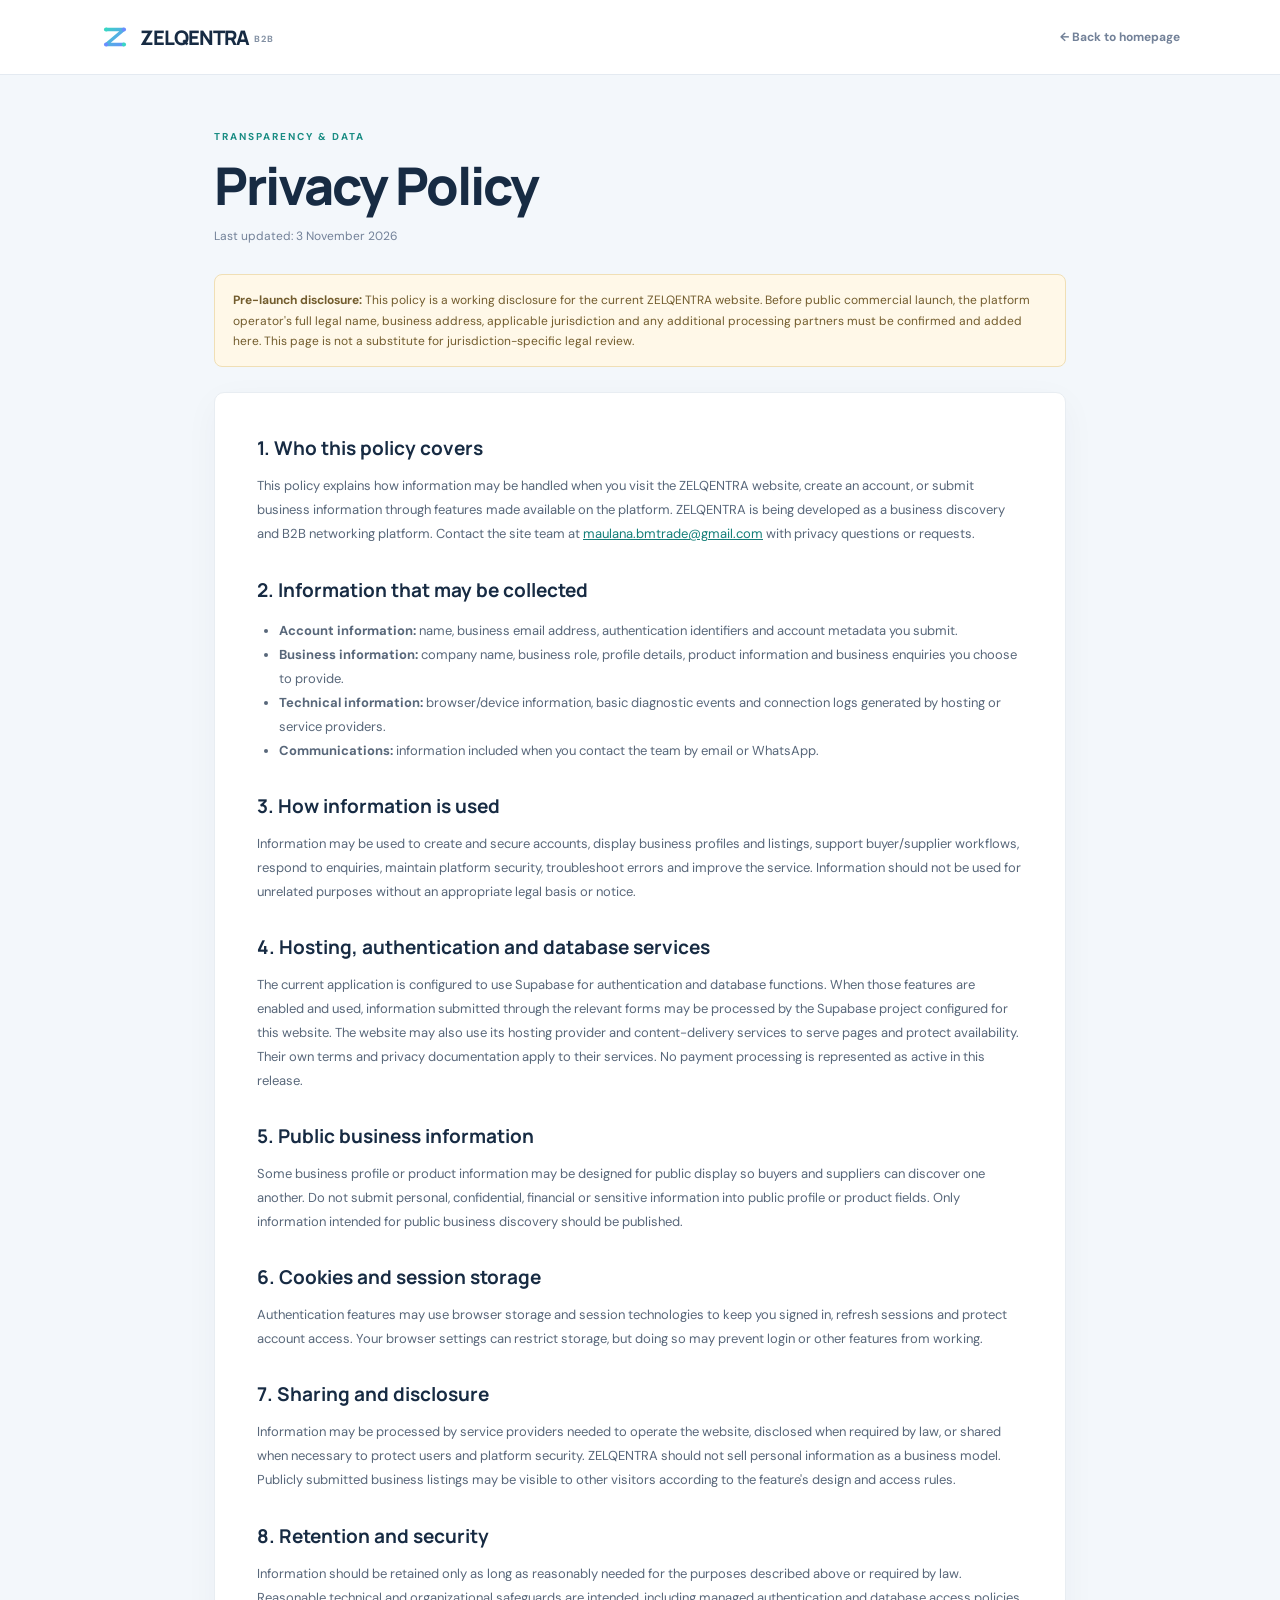
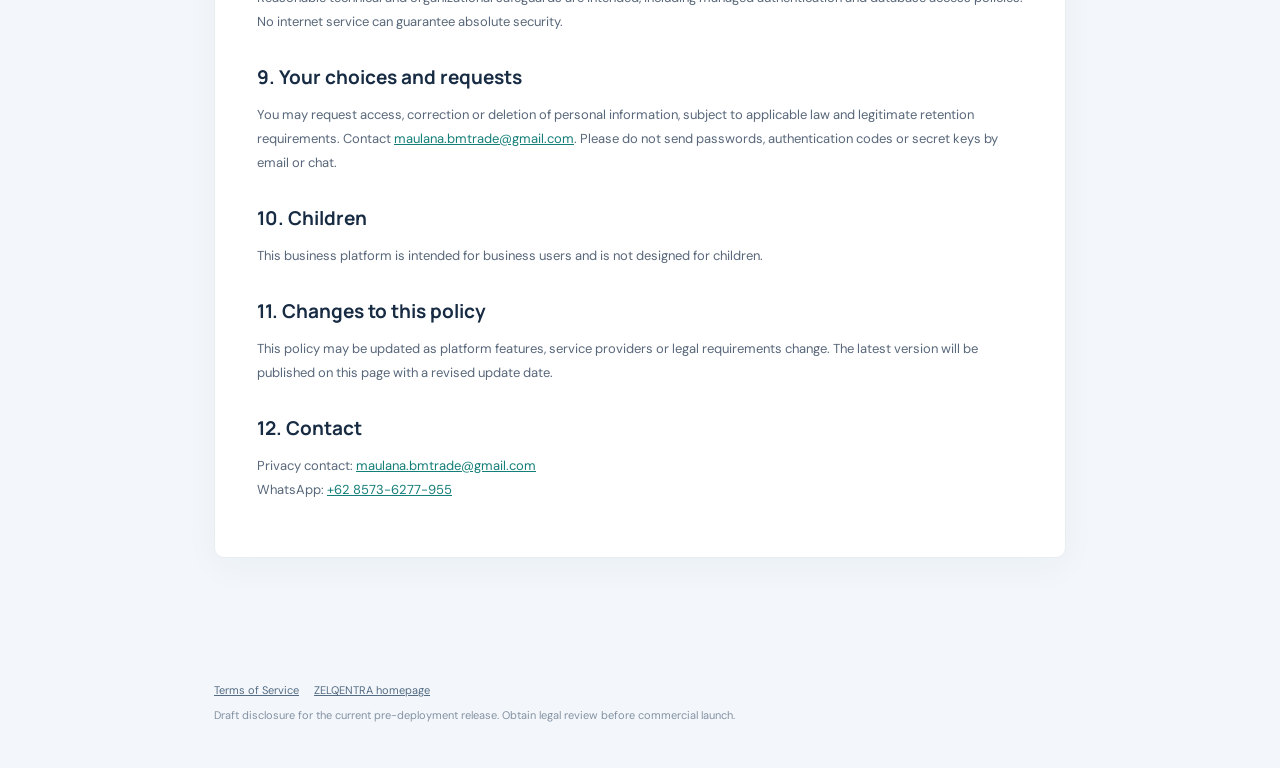
<file: privacy.html>
<!DOCTYPE html>
<html lang="en">
<head>
  <meta charset="UTF-8"><meta name="viewport" content="width=device-width, initial-scale=1">
  <meta name="robots" content="index,follow">
  <link rel="canonical" href="https://zalqentra.biz.id/privacy.html"><meta name="description" content="Read how ZELQENTRA handles account, business profile and website information.">
  <meta name="theme-color" content="#101B2D">
  <meta property="og:type" content="website">
  <meta property="og:site_name" content="ZELQENTRA">
  <meta property="og:title" content="Privacy Policy | ZELQENTRA">
  <meta property="og:description" content="Read how ZELQENTRA handles account, business profile and website information.">
  <meta property="og:url" content="https://zalqentra.biz.id/privacy.html">
  <meta property="og:image" content="https://zalqentra.biz.id/assets/zelqentra-social.svg">
  <meta name="twitter:card" content="summary_large_image">
  <meta name="twitter:title" content="Privacy Policy | ZELQENTRA">
  <meta name="twitter:description" content="Read how ZELQENTRA handles account, business profile and website information.">
  <meta name="twitter:image" content="https://zalqentra.biz.id/assets/zelqentra-social.svg"><title>Privacy Policy | ZELQENTRA</title>
  <link rel="icon" type="image/svg+xml" href="assets/favicon.svg">
  <link rel="apple-touch-icon" href="assets/zelqentra-app-icon.svg">
  <link rel="manifest" href="manifest.webmanifest">
  <link rel="preconnect" href="https://fonts.googleapis.com"><link rel="preconnect" href="https://fonts.gstatic.com" crossorigin>
  <link href="https://fonts.googleapis.com/css2?family=DM+Sans:wght@400;500;600;700&family=Manrope:wght@400;500;600;700;800&display=swap" rel="stylesheet">
  <link rel="stylesheet" href="styles.css"><link rel="stylesheet" href="legal.css">
</head>
<body class="legal-page">
<header class="legal-header"><a class="brand" href="index.html"><img src="assets/favicon.svg" class="brand-mark" alt=""><span>ZELQENTRA<span class="brand-b2b">B2B</span></span></a><a href="index.html">← Back to homepage</a></header>
<main class="legal-main"><div class="legal-kicker">TRANSPARENCY & DATA</div><h1>Privacy Policy</h1><p class="legal-updated">Last updated: 3 November 2026</p>
<div class="legal-notice"><strong>Pre-launch disclosure:</strong> This policy is a working disclosure for the current ZELQENTRA website. Before public commercial launch, the platform operator's full legal name, business address, applicable jurisdiction and any additional processing partners must be confirmed and added here. This page is not a substitute for jurisdiction-specific legal review.</div>
<div class="legal-content">
<h2>1. Who this policy covers</h2><p>This policy explains how information may be handled when you visit the ZELQENTRA website, create an account, or submit business information through features made available on the platform. ZELQENTRA is being developed as a business discovery and B2B networking platform. Contact the site team at <a href="mailto:maulana.bmtrade@gmail.com">maulana.bmtrade@gmail.com</a> with privacy questions or requests.</p>
<h2>2. Information that may be collected</h2><ul><li><strong>Account information:</strong> name, business email address, authentication identifiers and account metadata you submit.</li><li><strong>Business information:</strong> company name, business role, profile details, product information and business enquiries you choose to provide.</li><li><strong>Technical information:</strong> browser/device information, basic diagnostic events and connection logs generated by hosting or service providers.</li><li><strong>Communications:</strong> information included when you contact the team by email or WhatsApp.</li></ul>
<h2>3. How information is used</h2><p>Information may be used to create and secure accounts, display business profiles and listings, support buyer/supplier workflows, respond to enquiries, maintain platform security, troubleshoot errors and improve the service. Information should not be used for unrelated purposes without an appropriate legal basis or notice.</p>
<h2>4. Hosting, authentication and database services</h2><p>The current application is configured to use Supabase for authentication and database functions. When those features are enabled and used, information submitted through the relevant forms may be processed by the Supabase project configured for this website. The website may also use its hosting provider and content-delivery services to serve pages and protect availability. Their own terms and privacy documentation apply to their services. No payment processing is represented as active in this release.</p>
<h2>5. Public business information</h2><p>Some business profile or product information may be designed for public display so buyers and suppliers can discover one another. Do not submit personal, confidential, financial or sensitive information into public profile or product fields. Only information intended for public business discovery should be published.</p>
<h2>6. Cookies and session storage</h2><p>Authentication features may use browser storage and session technologies to keep you signed in, refresh sessions and protect account access. Your browser settings can restrict storage, but doing so may prevent login or other features from working.</p>
<h2>7. Sharing and disclosure</h2><p>Information may be processed by service providers needed to operate the website, disclosed when required by law, or shared when necessary to protect users and platform security. ZELQENTRA should not sell personal information as a business model. Publicly submitted business listings may be visible to other visitors according to the feature's design and access rules.</p>
<h2>8. Retention and security</h2><p>Information should be retained only as long as reasonably needed for the purposes described above or required by law. Reasonable technical and organizational safeguards are intended, including managed authentication and database access policies. No internet service can guarantee absolute security.</p>
<h2>9. Your choices and requests</h2><p>You may request access, correction or deletion of personal information, subject to applicable law and legitimate retention requirements. Contact <a href="mailto:maulana.bmtrade@gmail.com">maulana.bmtrade@gmail.com</a>. Please do not send passwords, authentication codes or secret keys by email or chat.</p>
<h2>10. Children</h2><p>This business platform is intended for business users and is not designed for children.</p>
<h2>11. Changes to this policy</h2><p>This policy may be updated as platform features, service providers or legal requirements change. The latest version will be published on this page with a revised update date.</p>
<h2>12. Contact</h2><p>Privacy contact: <a href="mailto:maulana.bmtrade@gmail.com">maulana.bmtrade@gmail.com</a><br>WhatsApp: <a href="https://wa.me/628573627955" target="_blank" rel="noopener noreferrer">+62 8573-6277-955</a></p>
</div></main><footer class="legal-footer"><a href="terms.html">Terms of Service</a><a href="index.html">ZELQENTRA homepage</a><p>Draft disclosure for the current pre-deployment release. Obtain legal review before commercial launch.</p></footer>
</body></html>
</file>
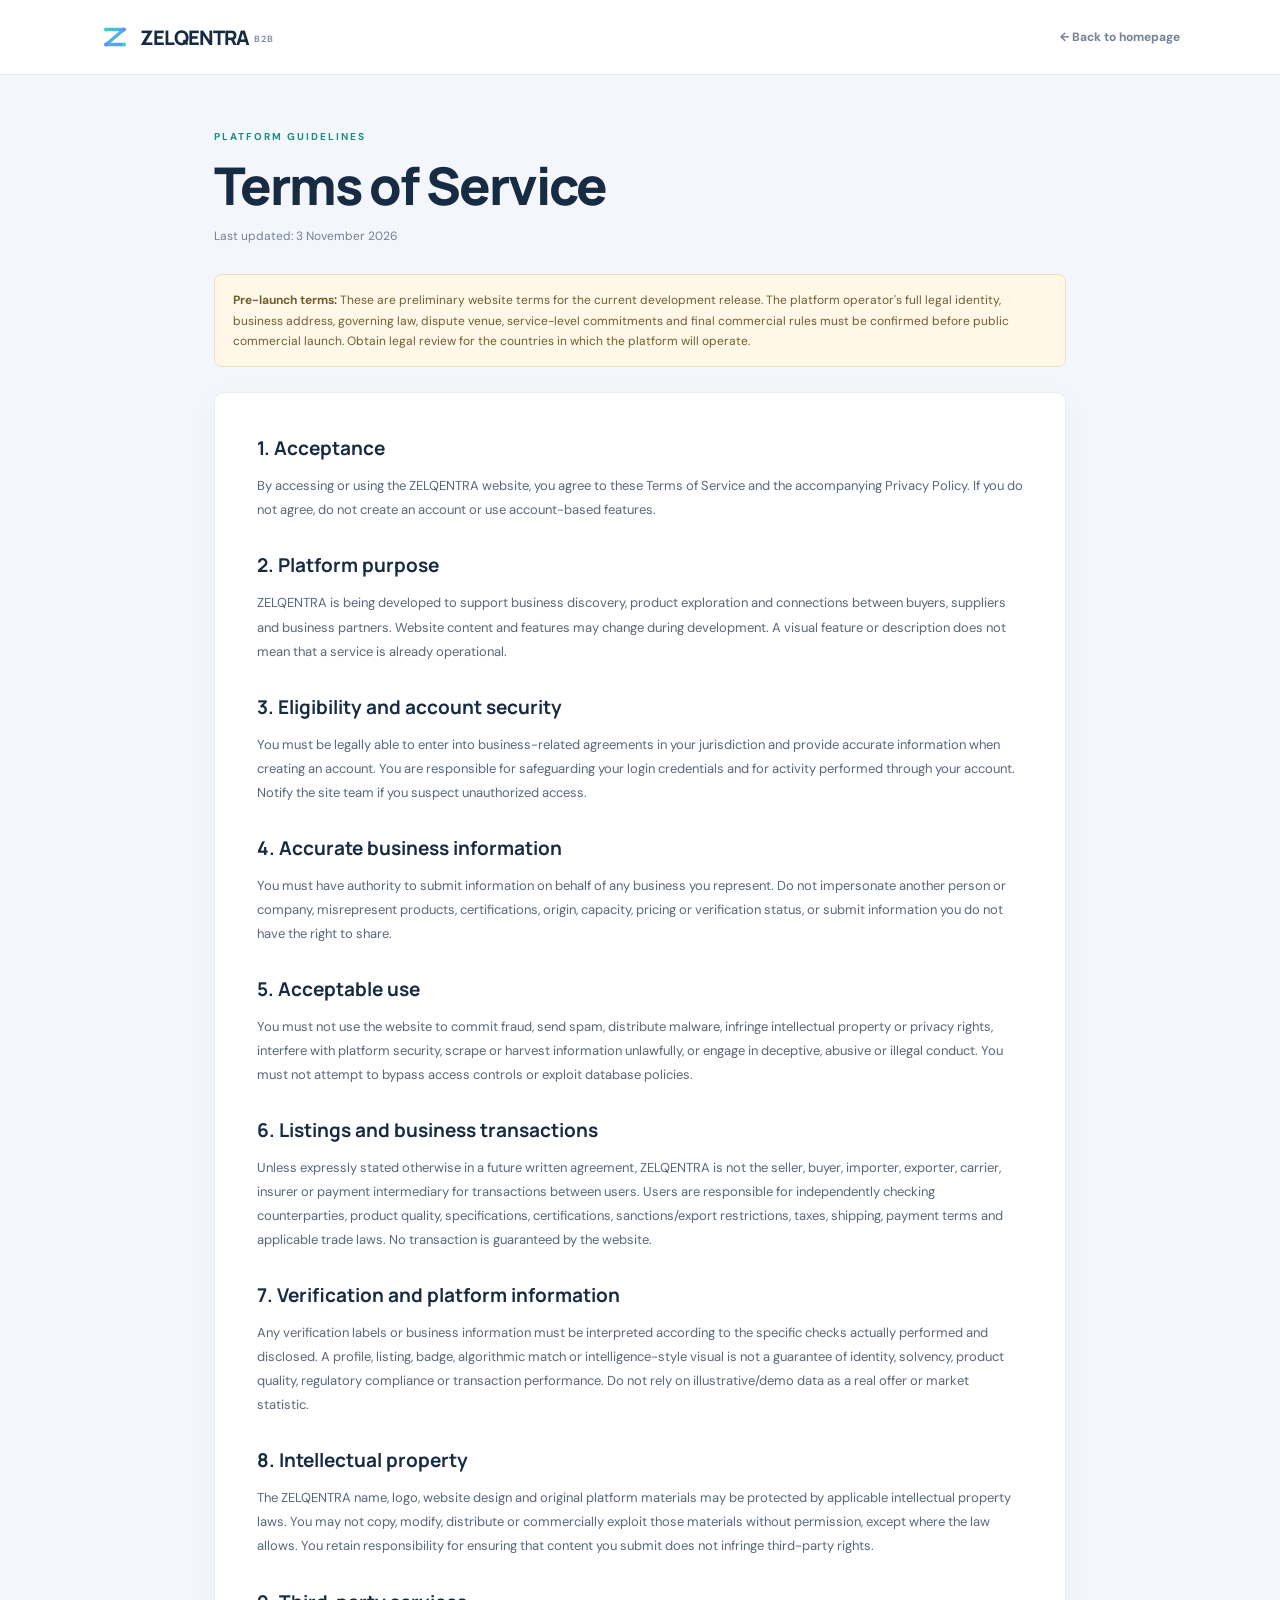
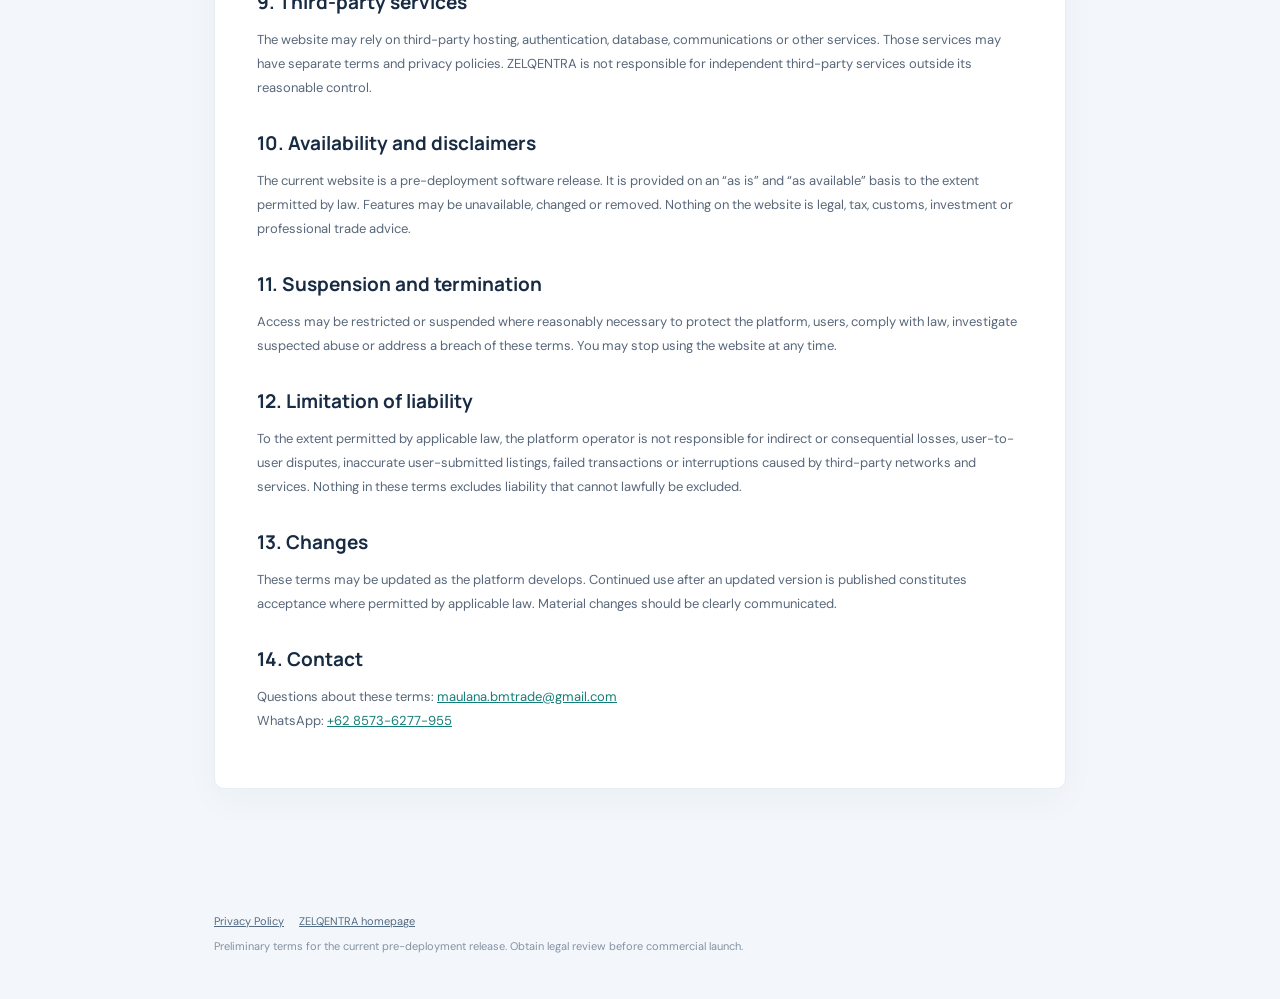
<file: terms.html>
<!DOCTYPE html>
<html lang="en">
<head>
  <meta charset="UTF-8"><meta name="viewport" content="width=device-width, initial-scale=1">
  <meta name="robots" content="index,follow">
  <link rel="canonical" href="https://zalqentra.biz.id/terms.html"><meta name="description" content="Read the terms for using the ZELQENTRA website and business networking features.">
  <meta name="theme-color" content="#101B2D">
  <meta property="og:type" content="website">
  <meta property="og:site_name" content="ZELQENTRA">
  <meta property="og:title" content="Terms of Service | ZELQENTRA">
  <meta property="og:description" content="Read the terms for using the ZELQENTRA website and business networking features.">
  <meta property="og:url" content="https://zalqentra.biz.id/terms.html">
  <meta property="og:image" content="https://zalqentra.biz.id/assets/zelqentra-social.svg">
  <meta name="twitter:card" content="summary_large_image">
  <meta name="twitter:title" content="Terms of Service | ZELQENTRA">
  <meta name="twitter:description" content="Read the terms for using the ZELQENTRA website and business networking features.">
  <meta name="twitter:image" content="https://zalqentra.biz.id/assets/zelqentra-social.svg"><title>Terms of Service | ZELQENTRA</title>
  <link rel="icon" type="image/svg+xml" href="assets/favicon.svg">
  <link rel="apple-touch-icon" href="assets/zelqentra-app-icon.svg">
  <link rel="manifest" href="manifest.webmanifest">
  <link rel="preconnect" href="https://fonts.googleapis.com"><link rel="preconnect" href="https://fonts.gstatic.com" crossorigin>
  <link href="https://fonts.googleapis.com/css2?family=DM+Sans:wght@400;500;600;700&family=Manrope:wght@400;500;600;700;800&display=swap" rel="stylesheet">
  <link rel="stylesheet" href="styles.css"><link rel="stylesheet" href="legal.css">
</head>
<body class="legal-page">
<header class="legal-header"><a class="brand" href="index.html"><img src="assets/favicon.svg" class="brand-mark" alt=""><span>ZELQENTRA<span class="brand-b2b">B2B</span></span></a><a href="index.html">← Back to homepage</a></header>
<main class="legal-main"><div class="legal-kicker">PLATFORM GUIDELINES</div><h1>Terms of Service</h1><p class="legal-updated">Last updated: 3 November 2026</p>
<div class="legal-notice"><strong>Pre-launch terms:</strong> These are preliminary website terms for the current development release. The platform operator's full legal identity, business address, governing law, dispute venue, service-level commitments and final commercial rules must be confirmed before public commercial launch. Obtain legal review for the countries in which the platform will operate.</div>
<div class="legal-content">
<h2>1. Acceptance</h2><p>By accessing or using the ZELQENTRA website, you agree to these Terms of Service and the accompanying Privacy Policy. If you do not agree, do not create an account or use account-based features.</p>
<h2>2. Platform purpose</h2><p>ZELQENTRA is being developed to support business discovery, product exploration and connections between buyers, suppliers and business partners. Website content and features may change during development. A visual feature or description does not mean that a service is already operational.</p>
<h2>3. Eligibility and account security</h2><p>You must be legally able to enter into business-related agreements in your jurisdiction and provide accurate information when creating an account. You are responsible for safeguarding your login credentials and for activity performed through your account. Notify the site team if you suspect unauthorized access.</p>
<h2>4. Accurate business information</h2><p>You must have authority to submit information on behalf of any business you represent. Do not impersonate another person or company, misrepresent products, certifications, origin, capacity, pricing or verification status, or submit information you do not have the right to share.</p>
<h2>5. Acceptable use</h2><p>You must not use the website to commit fraud, send spam, distribute malware, infringe intellectual property or privacy rights, interfere with platform security, scrape or harvest information unlawfully, or engage in deceptive, abusive or illegal conduct. You must not attempt to bypass access controls or exploit database policies.</p>
<h2>6. Listings and business transactions</h2><p>Unless expressly stated otherwise in a future written agreement, ZELQENTRA is not the seller, buyer, importer, exporter, carrier, insurer or payment intermediary for transactions between users. Users are responsible for independently checking counterparties, product quality, specifications, certifications, sanctions/export restrictions, taxes, shipping, payment terms and applicable trade laws. No transaction is guaranteed by the website.</p>
<h2>7. Verification and platform information</h2><p>Any verification labels or business information must be interpreted according to the specific checks actually performed and disclosed. A profile, listing, badge, algorithmic match or intelligence-style visual is not a guarantee of identity, solvency, product quality, regulatory compliance or transaction performance. Do not rely on illustrative/demo data as a real offer or market statistic.</p>
<h2>8. Intellectual property</h2><p>The ZELQENTRA name, logo, website design and original platform materials may be protected by applicable intellectual property laws. You may not copy, modify, distribute or commercially exploit those materials without permission, except where the law allows. You retain responsibility for ensuring that content you submit does not infringe third-party rights.</p>
<h2>9. Third-party services</h2><p>The website may rely on third-party hosting, authentication, database, communications or other services. Those services may have separate terms and privacy policies. ZELQENTRA is not responsible for independent third-party services outside its reasonable control.</p>
<h2>10. Availability and disclaimers</h2><p>The current website is a pre-deployment software release. It is provided on an “as is” and “as available” basis to the extent permitted by law. Features may be unavailable, changed or removed. Nothing on the website is legal, tax, customs, investment or professional trade advice.</p>
<h2>11. Suspension and termination</h2><p>Access may be restricted or suspended where reasonably necessary to protect the platform, users, comply with law, investigate suspected abuse or address a breach of these terms. You may stop using the website at any time.</p>
<h2>12. Limitation of liability</h2><p>To the extent permitted by applicable law, the platform operator is not responsible for indirect or consequential losses, user-to-user disputes, inaccurate user-submitted listings, failed transactions or interruptions caused by third-party networks and services. Nothing in these terms excludes liability that cannot lawfully be excluded.</p>
<h2>13. Changes</h2><p>These terms may be updated as the platform develops. Continued use after an updated version is published constitutes acceptance where permitted by applicable law. Material changes should be clearly communicated.</p>
<h2>14. Contact</h2><p>Questions about these terms: <a href="mailto:maulana.bmtrade@gmail.com">maulana.bmtrade@gmail.com</a><br>WhatsApp: <a href="https://wa.me/628573627955" target="_blank" rel="noopener noreferrer">+62 8573-6277-955</a></p>
</div></main><footer class="legal-footer"><a href="privacy.html">Privacy Policy</a><a href="index.html">ZELQENTRA homepage</a><p>Preliminary terms for the current pre-deployment release. Obtain legal review before commercial launch.</p></footer>
</body></html>
</file>
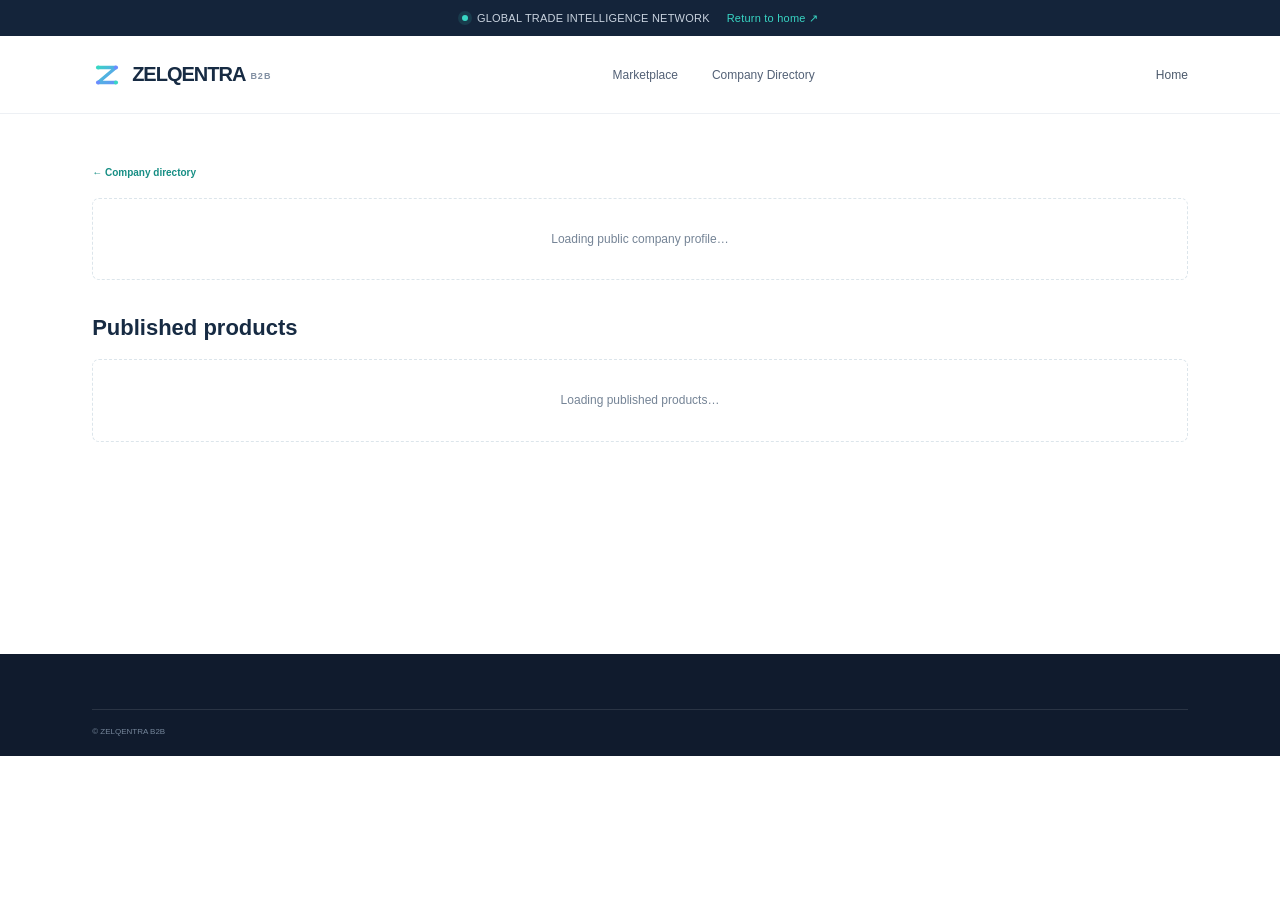
<file: companies/profile.html>
<!doctype html>
<html lang="en"><head><meta charset="utf-8"><meta name="viewport" content="width=device-width,initial-scale=1"><meta name="theme-color" content="#101B2D"><meta name="description" content="Public company profile and published products on ZELQENTRA."><link rel="icon" type="image/svg+xml" href="../assets/favicon.svg"><link rel="stylesheet" href="../styles.css"><link rel="stylesheet" href="companies.css"><link rel="stylesheet" href="../marketplace/marketplace.css"><title>Company Profile | ZELQENTRA</title></head>
<body><div class="announcement"><span class="pulse"></span> GLOBAL TRADE INTELLIGENCE NETWORK <a href="../index.html">Return to home ↗</a></div><header class="site-header"><a class="brand" href="../index.html"><img src="../assets/zelqentra-symbol.svg" class="brand-mark" alt=""><span>ZELQENTRA<span class="brand-b2b">B2B</span></span></a><nav class="main-nav"><a href="../marketplace/">Marketplace</a><a href="../">Company Directory</a></nav><div class="header-actions"><a class="text-button" href="../index.html">Home</a></div></header>
<main class="directory-shell"><a class="back-link" href="../">← Company directory</a><section id="companyProfile" class="directory-state">Loading public company profile…</section><h2 class="published-heading">Published products</h2><section id="companyProducts" class="market-product-grid"><div class="directory-state">Loading published products…</div></section></main><footer class="footer"><div class="footer-bottom"><span>© <span id="year"></span> ZELQENTRA B2B</span></div></footer><script src="../supabase-config.js"></script><script type="module" src="profile.js"></script></body></html>
</file>
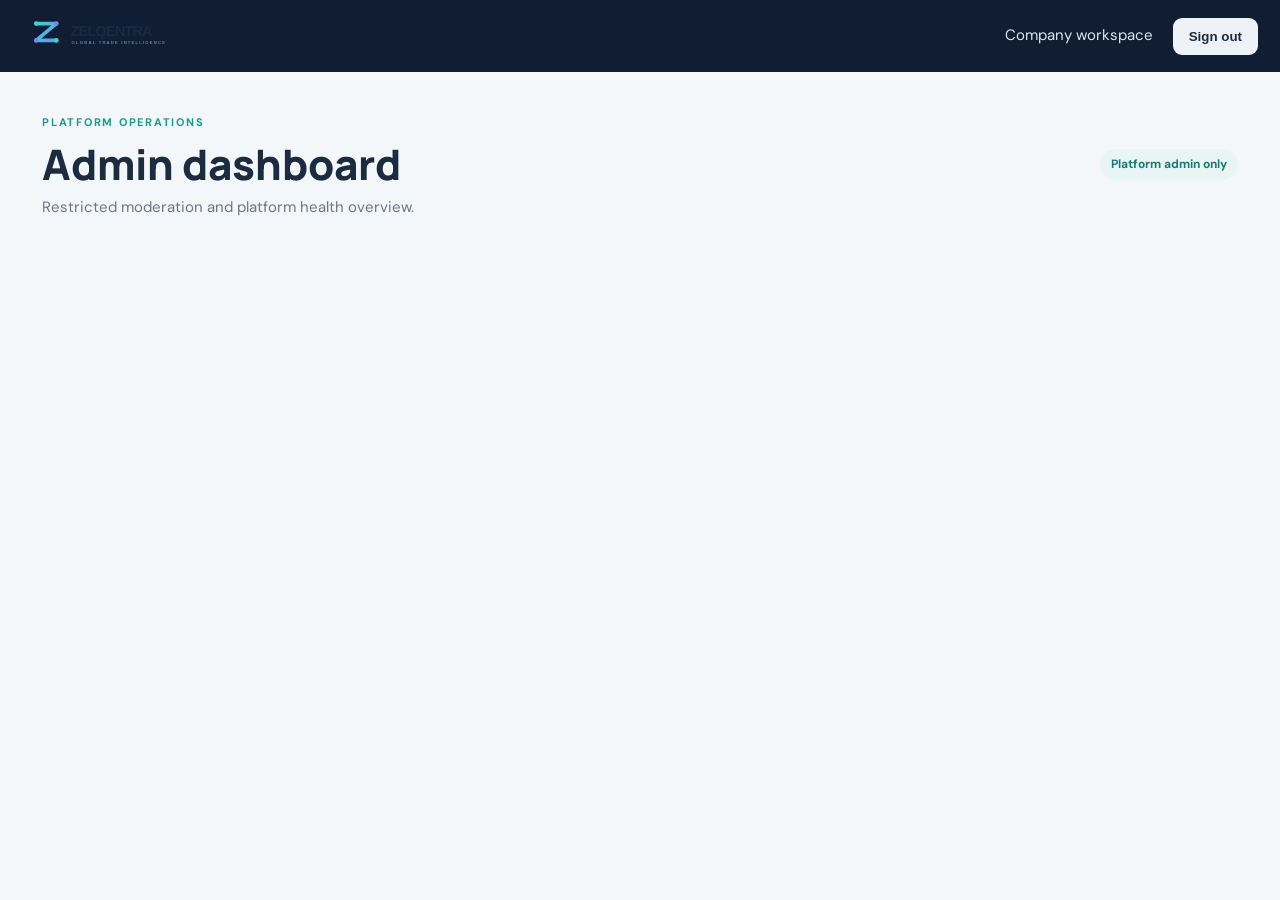
<file: workspace/admin.html>
<!doctype html><html lang="en"><head><meta charset="utf-8"><meta name="viewport" content="width=device-width,initial-scale=1"><title>Platform Admin | ZELQENTRA</title><link rel="icon" href="../assets/favicon.svg"><link rel="stylesheet" href="workspace.css"></head><body><header class="topbar"><a class="brand" href="../"><img src="../assets/zelqentra-logo.svg" alt="ZELQENTRA"></a><div class="top-actions"><a href="index.html">Company workspace</a><button class="button secondary" id="logout">Sign out</button></div></header><main class="shell"><section class="welcome"><div><span class="eyebrow">PLATFORM OPERATIONS</span><h1>Admin dashboard</h1><p>Restricted moderation and platform health overview.</p></div><span class="badge">Platform admin only</span></section><div id="adminNotice" class="notice" hidden></div><section id="denied" class="panel" hidden><h2>Access denied</h2><p>This area requires the platform_admin role in public.users.</p></section><section id="adminApp" hidden><div id="metrics" class="stats"></div><div class="grid-two"><article class="panel"><h2>Pending product review</h2><div id="pendingProducts" class="state">Loading…</div></article><article class="panel"><h2>Company verification</h2><div id="pendingCompanies" class="state">Loading…</div></article></div></section></main><script src="../supabase-config.js"></script><script type="module" src="admin.js"></script></body></html>
</file>
<file: styles.css>
:root{--navy:#101B2D;--navy2:#14243A;--ink:#172B43;--muted:#728198;--line:#E4EAF1;--paper:#FFFFFF;--soft:#F3F7FB;--accent:#38D6C4;--blue:#6B8CFF;--accent-soft:#38D6C420;--success:#198C83;--warning:#E3A33B;--error:#D85B66;--font:'DM Sans',sans-serif;--display:'Manrope',sans-serif}*{box-sizing:border-box}html{scroll-behavior:smooth}body{margin:0;font-family:var(--font);color:var(--ink);background:#fff}a{color:inherit;text-decoration:none}button,input,select{font:inherit}.announcement{height:36px;background:#14243A;color:#c9d3df;display:flex;align-items:center;justify-content:center;gap:9px;font-size:11px;letter-spacing:.02em}.announcement a{color:var(--accent);margin-left:8px}.pulse{width:6px;height:6px;border-radius:50%;background:var(--accent);box-shadow:0 0 0 4px #38D6C420}.site-header{height:78px;padding:0 7.2%;display:flex;align-items:center;justify-content:space-between;border-bottom:1px solid #edf0f4;background:#fff;position:sticky;top:0;z-index:20}.brand{display:flex;align-items:center;gap:10px;font:800 20px var(--display);letter-spacing:-1px}.brand-mark{width:30px;height:30px}.brand-b2b{font:700 9px var(--font);letter-spacing:1px;color:#8290a3;margin-left:5px;vertical-align:middle}.main-nav{display:flex;gap:34px;font-size:12px;color:#536176}.main-nav a:hover,.text-button:hover{color:#147E78}.header-actions{display:flex;align-items:center;gap:23px}.text-button{border:0;background:none;color:#4b596b;font-size:12px;cursor:pointer}.button{border:0;border-radius:6px;padding:15px 21px;display:inline-flex;align-items:center;justify-content:center;gap:23px;font-weight:700;font-size:12px;cursor:pointer;transition:.2s}.button:hover{transform:translateY(-2px);filter:brightness(1.04)}.button-small{padding:12px 16px;gap:13px}.button-dark{background:var(--navy);color:white}.button-primary{background:var(--accent);color:#102B37}.button-ghost{border:1px solid #ffffff48;background:#ffffff0b;color:white}.button-outline{border:1px solid #d9dfe7;background:white;color:#1a2a40}.mobile-toggle{display:none;background:none;border:0;font-size:23px}.hero{min-height:625px;background:var(--navy);color:#fff;position:relative;overflow:hidden;padding:95px 7.2% 66px;display:flex}.hero-grid{position:absolute;inset:0;opacity:.17;background-image:linear-gradient(#72849b20 1px,transparent 1px),linear-gradient(90deg,#72849b20 1px,transparent 1px);background-size:62px 62px;mask-image:linear-gradient(90deg,transparent,black 55%)}.hero-content{position:relative;z-index:2;width:53%;max-width:650px}.eyebrow{font-size:9px;letter-spacing:2px;font-weight:700;color:#a9c1d8;display:flex;align-items:center;gap:9px}.eyebrow-icon{color:var(--accent);font-size:16px}.hero h1{font:700 clamp(43px,5vw,68px)/1.12 var(--display);letter-spacing:-3.5px;margin:27px 0 20px}.hero h1 span,.section-heading h2 span,.network-copy h2 span,.intel-copy h2 span,.steps-section h2 span,.cta-section h2 span{color:var(--accent)}.hero-copy{max-width:480px;color:#aeb9c8;font-size:14px;line-height:1.9}.hero-ctas{display:flex;gap:12px;margin-top:29px}.hero-proof{display:flex;align-items:center;gap:13px;margin-top:57px}.avatar-stack{display:flex;padding-left:4px}.avatar-stack i{width:27px;height:27px;border-radius:50%;background:#d5e5f4;color:#20334a;border:2px solid var(--navy);margin-left:-5px;display:grid;place-items:center;font-style:normal;font-size:9px;font-weight:700}.avatar-stack i:nth-child(2){background:#C9F4ED}.avatar-stack i:nth-child(3){background:#f3d8be}.avatar-stack i:nth-child(4){background:#273a52;color:white}.hero-proof strong,.hero-proof small{display:block}.hero-proof strong{font-size:10px}.hero-proof small{font-size:9px;color:#8c9caf;margin-top:4px}.hero-visual{position:absolute;right:7%;top:50px;width:47%;height:490px}.globe{position:absolute;width:290px;height:290px;border-radius:50%;left:50%;top:95px;transform:translateX(-50%);background:radial-gradient(circle at 36% 30%,#324f6b,#142a43 54%,#0d1b2e 75%);box-shadow:inset -25px -20px 60px #050b16,0 0 90px #5489ad25;display:grid;place-items:center;border:1px solid #b1d0e51c}.globe:before,.globe:after{content:"";position:absolute;border:1px solid #a5c4dc28;border-radius:50%;inset:20px 65px}.globe:after{inset:0 105px}.globe-lines{position:absolute;inset:0;border:1px solid #b3d2e329;border-radius:50%;transform:scaleY(.35)}.globe-core{font:800 70px var(--display);color:#eaf5ff;letter-spacing:-8px;text-shadow:0 0 35px #b9ddff66}.globe-core span{font-size:20px;color:var(--accent);vertical-align:top;letter-spacing:0}.visual-orbit{position:absolute;border:1px solid #8fb6d328;border-radius:50%;left:50%;top:240px;transform:translate(-50%,-50%) rotate(-22deg)}.orbit-one{width:440px;height:175px}.orbit-two{width:520px;height:245px;transform:translate(-50%,-50%) rotate(25deg)}.orbit-three{width:390px;height:390px}.float-card{position:absolute;background:#14243AEF;border:1px solid #b4d1e22b;box-shadow:0 15px 40px #0003;border-radius:8px;padding:13px;display:flex;align-items:center;gap:10px;backdrop-filter:blur(12px)}.float-card small,.float-card strong{display:block}.float-card small{font-size:7px;letter-spacing:1px;color:#94a9bd}.float-card strong{font-size:10px;margin-top:5px;color:#fff}.float-card b{color:var(--accent);font-size:16px;margin-left:8px}.card-match{top:75px;right:3%}.card-verified{top:310px;left:1%}.card-global{bottom:25px;right:8%}.mini-icon{width:27px;height:27px;border-radius:7px;display:grid;place-items:center}.green{background:#38D6C420;color:var(--accent)}.blue{background:#6B8CFF20;color:#6B8CFF}.verified-check{background:#38D6C420;color:var(--accent);width:27px;height:27px;display:grid;place-items:center;border-radius:50%}.map-label{position:absolute;font-size:8px;color:#a9bbce}.map-label i{display:inline-block;width:5px;height:5px;background:var(--accent);border-radius:50%;margin-right:5px;box-shadow:0 0 10px var(--accent)}.label-singapore{right:17%;top:260px}.label-rotterdam{left:19%;top:170px}.label-jakarta{right:25%;bottom:95px}.hero-bottom{position:absolute;bottom:22px;left:7.2%;right:7.2%;display:flex;justify-content:space-between;color:#6f8399;font-size:8px;letter-spacing:1.5px}.hero-bottom div{display:flex;align-items:center;gap:12px}.hero-bottom b{color:var(--accent);font-size:17px}.trust-strip{padding:25px 7.2%;display:flex;justify-content:space-between;align-items:center;border-bottom:1px solid var(--line);font-size:11px}.trust-strip>div:first-child strong{font:700 14px var(--display)}.trust-strip>div:first-child span{color:#8b96a5;margin-left:5px}.trust-items{display:flex;gap:27px;color:#718094;font-size:10px}.section{padding:100px 7.2%}.section-heading{display:flex;justify-content:space-between;align-items:end;margin-bottom:37px}.dark-eyebrow{color:#8290a2}.section-heading h2,.network-copy h2,.intel-copy h2,.steps-section h2,.cta-section h2{font:700 clamp(34px,4vw,48px)/1.17 var(--display);letter-spacing:-2px;margin:17px 0 0}.section-heading p{max-width:350px;color:#778395;font-size:12px;line-height:1.9;margin:0 0 4px}.search-panel{display:flex;gap:10px;padding:10px;border:1px solid #e2e7ee;border-radius:9px;box-shadow:0 12px 35px #1b2e4510}.search-input-wrap{flex:1;display:flex;align-items:center;gap:12px;padding:0 14px}.search-input-wrap span{font-size:25px;color:#8090a2}.search-input-wrap input{border:0;outline:0;width:100%;font-size:12px;color:var(--ink)}.search-panel select{border:0;border-left:1px solid var(--line);padding:0 22px;color:#667487;background:white;font-size:11px;outline:0}.market-meta{display:flex;justify-content:space-between;align-items:center;margin:34px 0 17px}.market-meta strong{font:700 17px var(--display)}.market-meta span{font-size:10px;color:#8b96a5;margin-left:10px}.filter-link{border:0;background:none;color:#64758b;font-size:10px;cursor:pointer}.product-grid{display:grid;grid-template-columns:repeat(3,1fr);gap:17px}.product-card{border:1px solid #e8ecf1;border-radius:8px;overflow:hidden;transition:.2s;background:#fff}.product-card:hover{transform:translateY(-4px);box-shadow:0 15px 35px #1c2d4210}.product-art{height:170px;display:grid;place-items:center;position:relative;overflow:hidden}.product-art:before,.product-art:after{content:"";position:absolute;border:1px solid #ffffff50;border-radius:50%;width:170px;height:170px}.product-art:after{width:115px;height:115px}.product-art .art-symbol{font-size:52px;z-index:1;color:#fff;text-shadow:0 8px 20px #0002}.product-art .art-label{position:absolute;bottom:13px;left:15px;color:#ffffffb5;font-size:8px;letter-spacing:1.5px}.art-coco{background:linear-gradient(135deg,#a77b4d,#5e513e)}.art-machine{background:linear-gradient(135deg,#6d8295,#253b51)}.art-package{background:linear-gradient(135deg,#86a88d,#3d6555)}.art-tech{background:linear-gradient(135deg,#6672a7,#313a70)}.art-food{background:linear-gradient(135deg,#d7a76c,#94603d)}.art-metal{background:linear-gradient(135deg,#a6afb9,#596675)}.product-info{padding:16px}.product-top{display:flex;justify-content:space-between;align-items:center}.category-pill{font-size:8px;background:#f1f4f7;color:#647386;padding:5px 8px;border-radius:20px}.verified-pill{font-size:8px;color:#198C83}.product-info h3{font:700 15px var(--display);margin:13px 0 6px}.product-info p{font-size:10px;color:#7b8797;margin:0;line-height:1.6}.product-foot{border-top:1px solid #edf0f3;margin-top:15px;padding-top:12px;display:flex;justify-content:space-between;align-items:center}.product-foot span{font-size:9px;color:#788597}.product-foot button{border:0;background:none;color:#263d57;font-size:10px;font-weight:700;cursor:pointer}.center-action{text-align:center;margin-top:34px}.network-section{background:var(--navy);padding:100px 7.2%;display:grid;grid-template-columns:.8fr 1.4fr;gap:8%;color:#fff}.network-copy .eyebrow{color:#9ab0c7}.network-copy h2{font-size:43px}.network-copy p{font-size:12px;line-height:1.9;color:#9aabbd;max-width:350px;margin:20px 0 27px}.light-link{font-size:11px;color:var(--accent);font-weight:700}.light-link span{margin-left:12px}.network-cards{display:grid;grid-template-columns:repeat(3,1fr);gap:12px;align-items:center}.network-card{min-height:240px;border:1px solid #ffffff22;background:#ffffff08;border-radius:8px;padding:19px;position:relative;transition:.2s}.network-card:hover{background:#ffffff12;transform:translateY(-5px)}.network-card-icon{width:37px;height:37px;border-radius:8px;background:#38D6C418;color:var(--accent);display:grid;place-items:center;font-size:19px;margin-bottom:30px}.network-card small{font-size:8px;color:#8196ac;letter-spacing:1px}.network-card h3{font:700 14px var(--display);margin:10px 0}.network-card p{font-size:10px;line-height:1.7;color:#9aabbd}.card-arrow{position:absolute;right:17px;bottom:17px;color:var(--accent)}.intelligence-section{display:grid;grid-template-columns:1fr 1fr;gap:10%;align-items:center;padding-top:110px;padding-bottom:110px}.intel-visual{height:400px;background:#eef3f6;border-radius:10px;display:grid;place-items:center;position:relative;overflow:hidden}.intel-visual:before{content:"";position:absolute;width:330px;height:330px;border-radius:50%;border:1px solid #d5dfe6;box-shadow:0 0 0 45px #ffffff50,0 0 0 90px #ffffff50}.intel-window{width:78%;background:#fff;box-shadow:0 20px 55px #1a2d401c;border-radius:8px;z-index:2;overflow:hidden}.window-top{height:31px;background:#f8fafb;border-bottom:1px solid #edf0f3;display:flex;align-items:center;gap:4px;padding:0 12px}.window-top>span{width:5px;height:5px;background:#d5dce4;border-radius:50%}.window-top b{font-size:7px;letter-spacing:1px;color:#8492a2;margin-left:9px}.intel-body{padding:22px}.intel-tag{font-size:7px;letter-spacing:1.4px;color:#198C83;font-weight:700}.intel-body h3{font:700 22px/1.2 var(--display);letter-spacing:-1px;margin:10px 0 18px}.intel-body h3 em{color:#1C9E91;font-style:normal}.chart-label{display:flex;justify-content:space-between;font-size:8px;color:#778496}.chart-label b{color:#5c9a36}.bars{height:75px;display:flex;align-items:end;gap:7px;border-bottom:1px solid #e8edf1;margin-top:8px}.bars i{flex:1;background:linear-gradient(#7BE2D5,#D8F8F2);border-radius:3px 3px 0 0}.chart-months{display:flex;justify-content:space-between;font-size:6px;color:#a0a9b5;margin-top:6px}.intel-insight{display:flex;align-items:center;gap:9px;background:#E9F8F5;border-radius:5px;padding:9px;margin-top:15px}.intel-insight>span{color:#7ea93c}.intel-insight b,.intel-insight small{display:block}.intel-insight b{font-size:8px}.intel-insight small{font-size:7px;color:#8b9685;margin-top:3px}.intel-insight strong{margin-left:auto;color:#1C9E91}.intel-orb{position:absolute;right:8%;top:8%;width:45px;height:45px;background:#38D6C4;color:#3b5622;border-radius:50%;display:grid;place-items:center;font-size:20px;z-index:3}.intel-copy h2{font-size:43px}.intel-copy>p{font-size:12px;line-height:1.9;color:#788496;max-width:430px;margin:20px 0 24px}.intel-feature{display:flex;gap:13px;margin:17px 0}.intel-feature>span{width:32px;height:32px;border-radius:7px;background:#E8F8F6;color:#1A958A;display:grid;place-items:center}.intel-feature b,.intel-feature small{display:block}.intel-feature b{font-size:11px}.intel-feature small{font-size:9px;color:#8792a0;margin-top:4px}.intel-copy>.button{margin-top:15px}.steps-section{background:#101f32;color:#fff;padding:90px 7.2%}.light-heading h2{color:white}.light-heading p{color:#9aaabd}.steps-grid{display:grid;grid-template-columns:repeat(4,1fr);gap:15px;margin-top:52px}.steps-grid article{border-top:1px solid #ffffff35;padding:20px 10px 0 0;position:relative}.steps-grid article>span{font-size:9px;color:#8095aa}.step-icon{font-size:26px;color:var(--accent);margin:25px 0 14px}.steps-grid h3{font:700 17px var(--display);margin:0 0 8px}.steps-grid p{font-size:10px;line-height:1.8;color:#9aaabd;max-width:210px}.cta-section{text-align:center;padding:95px 20px;position:relative;overflow:hidden}.cta-orb{width:50px;height:50px;background:#DDF8F4;border-radius:50%;display:grid;place-items:center;color:#1B9D91;margin:0 auto 20px;font-size:22px}.cta-section h2{font-size:43px}.cta-section h2 span{color:#20A89C}.cta-section p{font-size:12px;color:#788496;margin:16px 0 25px}.cta-section>small{display:block;color:#98a2ae;font-size:9px;margin-top:15px}.footer{background:#101B2D;color:#fff;padding:55px 7.2% 20px}.footer-main{display:grid;grid-template-columns:2fr 1fr 1fr 1fr;gap:35px;padding-bottom:45px}.footer-brand p{font-size:10px;color:#8c9caf;line-height:1.8;margin-top:18px}.footer-main>div:not(:first-child){display:flex;flex-direction:column;gap:13px}.footer-main>div>b{font-size:8px;letter-spacing:1.5px;color:#8295aa;margin-bottom:6px}.footer-main a:not(.brand),.footer-main span{font-size:10px;color:#a7b4c3}.footer-main a:hover{color:var(--accent)}.footer-bottom{border-top:1px solid #ffffff1c;padding-top:17px;display:flex;justify-content:space-between;color:#75869a;font-size:8px}.modal-backdrop{position:fixed;inset:0;background:#07101dcc;z-index:50;display:grid;place-items:center;padding:20px}.modal-backdrop[hidden]{display:none}.modal{width:min(100%,450px);background:white;border-radius:12px;padding:32px;position:relative;max-height:90vh;overflow:auto}.modal-close{position:absolute;right:18px;top:12px;border:0;background:none;font-size:25px;color:#718094;cursor:pointer}.modal h2{font:700 27px/1.2 var(--display);letter-spacing:-1px;margin:15px 0 8px}.modal>p{font-size:11px;color:#7d8998;line-height:1.7;margin-bottom:20px}.modal form label{display:block;font-size:10px;font-weight:700;color:#4e5c6e;margin:13px 0}.modal input,.modal select{width:100%;border:1px solid #e1e6ed;border-radius:5px;padding:12px;margin-top:7px;outline:0;font-size:11px}.modal input:focus,.modal select:focus{border-color:#37BFB1}.form-submit{width:100%;margin-top:12px}.form-note{display:block;text-align:center;color:#9aa3ad;font-size:8px;margin-top:12px}.toast{position:fixed;bottom:25px;left:50%;transform:translate(-50%,20px);background:#14243a;color:white;padding:12px 18px;border-radius:6px;font-size:11px;opacity:0;pointer-events:none;transition:.25s;z-index:70}.toast.show{opacity:1;transform:translate(-50%,0)}.empty-state{grid-column:1/-1;text-align:center;padding:40px;color:#7c8999;border:1px dashed #dce3eb;border-radius:8px;font-size:12px}
@media(max-width:900px){.site-header{padding:0 4%}.main-nav{gap:16px}.hero{padding-left:5%;padding-right:5%}.hero-content{width:58%}.hero-visual{right:0;width:48%;transform:scale(.85);transform-origin:center right}.trust-strip{padding:22px 5%}.trust-items{gap:12px}.section,.network-section,.steps-section{padding-left:5%;padding-right:5%}.network-section{gap:4%}.network-cards{gap:8px}.network-card{padding:13px}.footer{padding-left:5%;padding-right:5%}}
@media(max-width:650px){.announcement{font-size:9px}.site-header{height:65px}.brand{font-size:18px}.mobile-toggle{display:block;order:3;color:#26364a}.header-actions{margin-left:auto;margin-right:15px;gap:12px}.header-actions .text-button{font-size:10px}.button-small{padding:10px 11px;font-size:9px}.main-nav{display:none;position:absolute;top:65px;left:0;right:0;background:white;padding:20px 6%;box-shadow:0 12px 20px #172b4314;flex-direction:column;gap:18px}.main-nav.open{display:flex}.hero{min-height:790px;padding:65px 6% 65px;display:block}.hero-content{width:100%}.hero h1{font-size:46px;letter-spacing:-2.5px;margin-top:22px}.hero-copy{font-size:12px;max-width:420px}.hero-ctas{flex-wrap:wrap}.hero-proof{margin-top:28px}.hero-visual{top:390px;left:0;right:0;width:100%;height:340px;transform:scale(.78);transform-origin:top center}.globe{top:40px;width:230px;height:230px}.visual-orbit{top:155px}.orbit-one{width:340px}.orbit-two{width:390px}.orbit-three{width:290px;height:290px}.card-match{top:8px;right:0}.card-verified{top:205px;left:0}.card-global{bottom:0;right:0}.label-singapore{top:160px}.label-rotterdam{top:80px}.label-jakarta{bottom:55px}.hero-bottom{left:6%;right:6%;font-size:6px}.trust-strip{padding:20px 6%;display:block}.trust-items{margin-top:15px;display:grid;grid-template-columns:1fr 1fr;gap:10px}.section{padding:70px 6%}.section-heading{display:block}.section-heading h2,.network-copy h2,.intel-copy h2,.steps-section h2,.cta-section h2{font-size:37px}.section-heading p{margin-top:18px}.search-panel{flex-wrap:wrap}.search-input-wrap{flex-basis:100%;padding:8px}.search-panel select{flex:1;border:1px solid var(--line);padding:12px}.search-panel .button{flex:1}.market-meta{align-items:flex-start}.market-meta span{display:block;margin:5px 0 0}.product-grid{grid-template-columns:1fr;gap:13px}.product-art{height:155px}.network-section{padding:70px 6%;display:block}.network-cards{grid-template-columns:1fr;margin-top:35px}.network-card{min-height:190px}.network-card-icon{margin-bottom:18px}.intelligence-section{padding:70px 6%;grid-template-columns:1fr;gap:45px}.intel-visual{height:330px}.intel-window{width:84%}.intel-body{padding:16px}.intel-body h3{font-size:19px}.steps-section{padding:70px 6%}.steps-grid{grid-template-columns:1fr 1fr;gap:30px 15px;margin-top:35px}.steps-grid article{padding-top:15px}.step-icon{margin:15px 0 10px}.cta-section{padding:75px 6%}.footer{padding:45px 6% 18px}.footer-main{grid-template-columns:1fr 1fr;gap:30px}.footer-brand{grid-column:1/-1}.footer-bottom{gap:12px;line-height:1.6}.modal{padding:25px}.hero-ctas .button{font-size:10px;padding:13px 15px;gap:12px}}
@media(prefers-reduced-motion:reduce){*{scroll-behavior:auto!important;transition:none!important}}
/* B.3 legal navigation and signup consent */
.footer-legal{display:flex;gap:16px;align-items:center}.footer-legal a{color:#a7b4c3}.footer-legal a:hover{color:var(--accent)}.consent-field{display:flex!important;align-items:flex-start;gap:9px;font-weight:500!important;line-height:1.6}.consent-field input{width:15px!important;height:15px;margin:1px 0 0!important;flex:0 0 auto}.consent-field a{color:#147E78;text-decoration:underline}
</file>
<file: companies/companies.css>
.directory-shell{max-width:1400px;margin:0 auto;padding:48px 7.2% 85px;min-height:60vh}.directory-hero{padding:44px 0 35px;border-bottom:1px solid #e6ebef}.directory-hero h1{font:800 clamp(34px,5vw,54px)/1.12 Manrope,sans-serif;letter-spacing:-2px;margin:16px 0}.directory-hero h1 span{color:#1aa497}.directory-hero p{color:#758496;font-size:13px;line-height:1.8;max-width:650px}.directory-controls{display:grid;grid-template-columns:2fr 1fr 1fr;gap:14px;margin:28px 0}.directory-controls label{display:grid;gap:7px;font-size:10px;font-weight:700;color:#66788a}.directory-controls input,.directory-controls select{height:44px;border:1px solid #dfe6eb;border-radius:5px;padding:0 12px;background:#fff;color:#26394e;font:500 12px "DM Sans",sans-serif;min-width:0}.directory-count{font-size:11px;color:#8090a0;margin:0 0 16px}.company-grid{display:grid;grid-template-columns:repeat(3,minmax(0,1fr));gap:15px}.company-card{display:flex;gap:14px;align-items:flex-start;padding:20px;border:1px solid #e5eaf0;border-radius:7px;background:#fff;min-width:0}.company-avatar{width:44px;height:44px;flex:0 0 44px;border-radius:50%;display:grid;place-items:center;background:#eaf5f3;color:#168e84;font:800 17px Manrope,sans-serif}.company-avatar.large{width:66px;height:66px;flex-basis:66px;font-size:25px}.company-card-copy{min-width:0}.company-card h2{font:700 14px/1.4 Manrope,sans-serif;margin:0 0 6px;overflow-wrap:anywhere}.company-card p,.company-profile p{font-size:10px;line-height:1.7;color:#8190a0;margin:0 0 10px}.company-card a,.back-link{color:#168e84;font-size:10px;font-weight:700;text-decoration:none}.directory-state{grid-column:1/-1;padding:30px;border:1px dashed #dce5eb;background:#fff;border-radius:7px;text-align:center;color:#758496;font-size:12px;line-height:1.7}.company-profile{display:flex;gap:22px;align-items:flex-start;padding:35px 0 40px;border-bottom:1px solid #e6ebef}.company-profile h1{font:800 clamp(28px,4vw,42px)/1.15 Manrope,sans-serif;margin:9px 0}.company-profile .public-note{max-width:700px;margin-top:18px}.back-link{display:inline-block;margin:0 0 20px}.published-heading{font:700 22px Manrope,sans-serif;margin:35px 0 18px}.directory-shell .market-product-grid{grid-template-columns:repeat(3,minmax(0,1fr))}@media(max-width:850px){.company-grid,.directory-shell .market-product-grid{grid-template-columns:repeat(2,minmax(0,1fr))}}@media(max-width:600px){.directory-shell{padding:32px 5% 60px}.directory-hero{padding:25px 0}.directory-hero h1{font-size:36px}.directory-controls{grid-template-columns:1fr 1fr}.directory-controls label:first-child{grid-column:1/-1}.company-grid,.directory-shell .market-product-grid{grid-template-columns:1fr}.company-profile{gap:14px;padding:24px 0;flex-direction:column}.company-profile h1{font-size:29px}.directory-shell .catalog-card-media{height:180px}}
</file>
<file: marketplace/marketplace.css>
:root{--market-ink:#13243a;--market-muted:#718094;--market-line:#e5eaf0;--market-accent:#24aa9e;--market-soft:#f5f8fa}
.marketplace-page{background:#fbfcfd;color:var(--market-ink)}.marketplace-page .site-header{position:relative}.marketplace-page .main-nav a.active{color:#15988e}.market-hero{min-height:330px;background:#101f32;color:#fff;padding:65px 7.2%;position:relative;overflow:hidden;display:flex;align-items:center}.market-hero:before{content:"";position:absolute;width:540px;height:540px;border:1px solid #ffffff12;border-radius:50%;right:8%;top:-120px;box-shadow:0 0 0 60px #ffffff08,0 0 0 120px #ffffff06}.market-hero-inner{max-width:760px;position:relative;z-index:2}.market-hero h1{font:800 clamp(38px,5vw,60px)/1.06 Manrope,sans-serif;letter-spacing:-2.8px;margin:20px 0 14px}.market-hero h1 span{color:#4bd0c0}.market-hero p{max-width:620px;color:#aab8c7;font-size:14px;line-height:1.8}.market-hero-meta{display:flex;gap:12px;align-items:center;margin-top:26px;color:#8298ad;font-size:9px;font-weight:700;letter-spacing:1.2px}.market-hero-mark{position:absolute;right:15%;top:50%;transform:translateY(-50%);width:190px;height:190px;border:1px solid #ffffff24;border-radius:50%;display:grid;place-items:center;color:#4bd0c0;font-size:58px}.market-hero-mark:before,.market-hero-mark:after{content:"";position:absolute;inset:17px;border:1px solid #ffffff1c;border-radius:50%}.market-hero-mark:after{inset:38px}.market-hero-mark i,.market-hero-mark b{position:absolute;width:7px;height:7px;border-radius:50%;background:#4bd0c0;top:18px;left:48px}.market-hero-mark b{top:auto;left:auto;right:16px;bottom:53px;background:#fff}.market-shell{padding:0 7.2% 90px;max-width:1600px;margin:0 auto}.market-search-panel{background:#fff;border:1px solid var(--market-line);box-shadow:0 12px 40px #182c4009;border-radius:10px;padding:22px;margin-top:-35px;position:relative;z-index:3}.market-search{display:flex;align-items:center;gap:13px;border:1px solid #dce4eb;border-radius:6px;padding:5px 6px 5px 15px}.market-search>span{font-size:24px;color:#7e8d9c}.market-search input{border:0;outline:0;min-width:0;flex:1;padding:12px 0;font:500 13px "DM Sans",sans-serif;color:#1b2c40}.market-search input::placeholder{color:#9aa6b3}.market-search .button{border:0;white-space:nowrap}.market-filter-row{display:grid;grid-template-columns:1fr 1fr 1fr auto;gap:12px;align-items:end;margin-top:16px}.market-filter-row label{display:grid;gap:7px;color:#6c7b8d;font-size:10px;font-weight:700}.market-filter-row select,.market-filter-row input{height:42px;padding:0 12px;border:1px solid #e0e6ec;border-radius:5px;background:#fff;color:#27394e;font:500 11px "DM Sans",sans-serif;min-width:0}.market-filter-row input{padding:0 12px;border:1px solid #e0e6ec;border-radius:5px;background:#fff;color:#27394e;font:500 11px "DM Sans",sans-serif;width:100%}.filter-reset{height:42px;border:0;background:none;color:#188d84;font:700 10px "DM Sans",sans-serif;cursor:pointer;padding:0 8px}.market-results-head{display:flex;justify-content:space-between;align-items:end;margin:55px 0 22px}.market-results-head h2{font:800 32px/1.2 Manrope,sans-serif;letter-spacing:-1.2px;margin:8px 0}.market-results-head h2 span{color:#1ba497}.market-results-head p{font-size:11px;color:#8491a0;margin:0}.market-live-note{font-size:9px;letter-spacing:1px;color:#6b7d8f;font-weight:700;display:flex;align-items:center;gap:8px}.market-live-note i,.availability-dot{width:7px;height:7px;border-radius:50%;background:#1aa68f;display:inline-block}.market-product-grid{display:grid;grid-template-columns:repeat(3,minmax(0,1fr));gap:20px}.catalog-card{background:#fff;border:1px solid #e5eaf0;border-radius:8px;overflow:hidden;min-width:0;transition:transform .2s,border-color .2s,box-shadow .2s}.catalog-card:hover{transform:translateY(-3px);border-color:#cbdadf;box-shadow:0 14px 35px #172b4310}.catalog-card-media{height:205px;background:linear-gradient(135deg,#eaf1f4,#f6f8f9);position:relative;display:grid;place-items:center;overflow:hidden}.catalog-card-media img{width:100%;height:100%;object-fit:cover}.image-placeholder{width:100%;height:100%;display:grid;place-items:center;background:radial-gradient(circle at 50% 50%,#fff 0,#f1f6f7 55%,#e6eef1 100%);color:#68a69f}.image-placeholder span{width:66px;height:66px;border:1px solid #c8e0dc;border-radius:50%;display:grid;place-items:center;font-size:29px;background:#ffffffa8}.media-tag{position:absolute;left:13px;top:13px;padding:6px 9px;background:#fffE;color:#607286;border:1px solid #e8edf0;border-radius:3px;font-size:8px;letter-spacing:.7px;font-weight:700}.catalog-card-body{padding:17px}.catalog-card-meta{display:flex;justify-content:space-between;align-items:center;gap:8px}.category-chip{background:#eaf7f5;color:#178b82;border-radius:3px;padding:5px 8px;font-size:8px;font-weight:700}.status-chip{font-size:8px;color:#27866f;font-weight:700}.catalog-card h3{font:700 16px/1.35 Manrope,sans-serif;letter-spacing:-.3px;margin:13px 0 8px;overflow-wrap:anywhere}.catalog-card-desc{font-size:10px;line-height:1.7;color:#778596;min-height:34px;margin:0}.catalog-card-supplier{display:flex;align-items:center;gap:8px;border-top:1px solid #edf0f3;margin-top:15px;padding-top:13px;min-width:0}.supplier-avatar{width:28px;height:28px;flex:0 0 28px;border-radius:50%;background:#eaf4f3;color:#168e84;display:grid;place-items:center;font-size:10px;font-weight:800}.catalog-card-supplier div{min-width:0}.catalog-card-supplier strong,.catalog-card-supplier small{display:block;overflow:hidden;text-overflow:ellipsis;white-space:nowrap}.catalog-card-supplier strong{font-size:9px;color:#314359}.catalog-card-supplier small{font-size:8px;color:#91a0ae;margin-top:3px}.catalog-card-facts{display:flex;justify-content:space-between;gap:8px;margin:14px 0;color:#738296;font-size:9px}.catalog-card-facts b{color:#26394e;font-weight:700}.catalog-card-action{display:flex;justify-content:space-between;align-items:center;border-top:1px solid #edf0f3;padding-top:12px}.catalog-card-action a{color:#168e84;text-decoration:none;font-size:10px;font-weight:700}.catalog-card-action span{font-size:9px;color:#8190a0}.catalog-state{grid-column:1/-1;min-height:230px;border:1px dashed #dce5eb;border-radius:8px;background:#fff;display:flex;flex-direction:column;align-items:center;justify-content:center;text-align:center;padding:30px;color:#738296}.catalog-state strong{font:700 15px Manrope,sans-serif;color:#27394e;margin-top:12px}.catalog-state p{font-size:11px;line-height:1.7;margin:7px 0 0;max-width:420px}.catalog-state .state-action{margin-top:16px}.loading-spinner{width:27px;height:27px;border:2px solid #dbe9e7;border-top-color:#1aa497;border-radius:50%;animation:catalog-spin .8s linear infinite}@keyframes catalog-spin{to{transform:rotate(360deg)}}.catalog-pagination{display:flex;justify-content:center;align-items:center;gap:7px;margin:32px 0 0}.catalog-pagination button{min-width:36px;height:36px;border:1px solid #dfe6eb;background:#fff;border-radius:4px;color:#516276;font:600 10px "DM Sans",sans-serif;cursor:pointer}.catalog-pagination button[aria-current="page"]{background:#14283d;color:#fff;border-color:#14283d}.catalog-pagination button:disabled{opacity:.4;cursor:not-allowed}.catalog-security-note{text-align:center;color:#9aa5b1;font-size:9px;margin-top:30px}.detail-shell{max-width:1320px;margin:0 auto;padding:35px 7.2% 85px;min-height:55vh}.back-market{display:inline-block;text-decoration:none;color:#188f86;font-size:11px;font-weight:700;margin-bottom:25px}.detail-loading{min-height:350px}.product-detail-layout{display:grid;grid-template-columns:minmax(0,1.05fr) minmax(0,.95fr);gap:48px;align-items:start}.detail-gallery-main{height:440px;border:1px solid #e5eaf0;border-radius:8px;overflow:hidden;background:#f0f5f6;display:grid;place-items:center}.detail-gallery-main img{width:100%;height:100%;object-fit:contain}.detail-gallery-main .image-placeholder span{width:90px;height:90px;font-size:40px}.detail-thumbnails{display:flex;gap:9px;margin-top:12px;flex-wrap:wrap}.detail-thumb{width:66px;height:60px;border:1px solid #dce5e9;border-radius:5px;overflow:hidden;background:#f3f7f7;padding:0;cursor:pointer}.detail-thumb img{width:100%;height:100%;object-fit:cover}.detail-thumb[aria-pressed="true"]{border:2px solid #20a497}.detail-summary{padding-top:8px}.detail-summary h1{font:800 clamp(28px,3vw,40px)/1.15 Manrope,sans-serif;letter-spacing:-1.5px;margin:16px 0 12px;overflow-wrap:anywhere}.detail-summary .detail-description{font-size:13px;line-height:1.9;color:#6f7e8e;white-space:pre-line}.detail-kicker{display:flex;gap:9px;align-items:center;flex-wrap:wrap}.detail-price{margin:22px 0;padding:17px;background:#f3f8f7;border:1px solid #e1eeeb;border-radius:6px}.detail-price strong{display:block;font:700 19px Manrope,sans-serif;color:#18394a}.detail-price small{display:block;font-size:9px;color:#7e8d9a;margin-top:4px}.detail-facts{display:grid;grid-template-columns:1fr 1fr;gap:14px;margin:20px 0}.detail-fact{padding-bottom:12px;border-bottom:1px solid #edf0f2}.detail-fact small{display:block;font-size:9px;color:#8b98a5;margin-bottom:5px}.detail-fact strong{font-size:11px;color:#2b3e52;overflow-wrap:anywhere}.supplier-panel{margin-top:26px;padding:18px;border:1px solid #e4eaee;border-radius:7px;background:#fff}.supplier-panel h2{font:700 15px Manrope,sans-serif;margin:0 0 13px}.supplier-panel-main{display:flex;gap:12px;align-items:center}.supplier-panel-main .supplier-avatar{width:42px;height:42px;flex-basis:42px;font-size:14px}.supplier-panel-main strong,.supplier-panel-main small{display:block}.supplier-panel-main strong{font-size:12px}.supplier-panel-main small{font-size:10px;color:#8190a0;margin-top:4px}.supplier-industry{font-size:10px;color:#6f7f90;line-height:1.7;margin:13px 0 0}.detail-sections{display:grid;grid-template-columns:1.2fr .8fr;gap:22px;margin-top:45px}.detail-section-card{background:#fff;border:1px solid #e5eaf0;border-radius:7px;padding:23px}.detail-section-card h2{font:700 17px Manrope,sans-serif;margin:0 0 18px}.spec-table{width:100%;border-collapse:collapse}.spec-table td{border-bottom:1px solid #edf0f2;padding:11px 8px;font-size:10px;vertical-align:top}.spec-table td:first-child{color:#7e8c9b;width:42%}.spec-table td:last-child{color:#26394e;font-weight:600;overflow-wrap:anywhere}.detail-note{font-size:10px;color:#8794a2;line-height:1.7}.not-found{min-height:300px}.not-found .state-action{display:inline-flex;align-items:center;padding:12px 17px;background:#14283d;color:#fff;border-radius:4px;text-decoration:none;font-size:10px;font-weight:700}
@media(max-width:900px){.market-hero{padding-left:5%;padding-right:5%}.market-shell{padding-left:5%;padding-right:5%}.market-product-grid{grid-template-columns:repeat(2,minmax(0,1fr))}.market-hero-mark{right:6%;opacity:.55}.detail-shell{padding-left:5%;padding-right:5%}.product-detail-layout{gap:28px}.detail-gallery-main{height:370px}}
@media(max-width:650px){.marketplace-page .site-header{height:65px}.marketplace-page .main-nav{top:65px}.marketplace-page .header-actions{margin-left:auto;margin-right:13px}.marketplace-page .header-actions .text-button{font-size:10px}.market-hero{min-height:310px;padding:48px 6% 65px}.market-hero h1{font-size:39px;letter-spacing:-2px}.market-hero p{font-size:12px}.market-hero-meta{font-size:7px;gap:7px;flex-wrap:wrap}.market-hero-mark{right:-55px;top:48%;transform:translateY(-50%) scale(.7);opacity:.28}.market-shell{padding:0 5% 65px}.market-search-panel{padding:14px;margin-top:-28px}.market-search{gap:8px;padding-left:10px}.market-search input{font-size:11px}.market-search .button{font-size:9px;padding:11px}.market-filter-row{grid-template-columns:1fr 1fr;gap:12px}.market-filter-row label:last-of-type{grid-column:1/-1}.filter-reset{justify-self:start}.market-results-head{margin:40px 0 18px;align-items:start}.market-results-head h2{font-size:27px}.market-live-note{font-size:7px;margin-top:12px}.market-product-grid{grid-template-columns:1fr;gap:13px}.catalog-card-media{height:190px}.catalog-card-body{padding:15px}.catalog-card-desc{min-height:0}.catalog-pagination{gap:5px}.catalog-pagination button{min-width:33px;height:34px}.detail-shell{padding:25px 5% 60px}.product-detail-layout{grid-template-columns:1fr;gap:25px}.detail-gallery-main{height:290px}.detail-summary h1{font-size:29px}.detail-summary .detail-description{font-size:12px}.detail-sections{grid-template-columns:1fr;margin-top:28px}.detail-section-card{padding:18px}.detail-facts{gap:12px}.detail-loading{min-height:300px}}
@media(prefers-reduced-motion:reduce){.loading-spinner{animation:none}.catalog-card{transition:none}}
</file>
<file: workspace/workspace.css>
@import url('https://fonts.googleapis.com/css2?family=DM+Sans:wght@400;500;600;700&family=Manrope:wght@400;500;600;700;800&display=swap');
:root{--navy:#101d32;--ink:#1b2b40;--muted:#68778b;--line:#e4eaf0;--teal:#20bfae;--bg:#f4f7fa;--white:#fff;--danger:#b23b45}*{box-sizing:border-box}body{margin:0;background:var(--bg);color:var(--ink);font:15px/1.55 'DM Sans',sans-serif}.topbar{height:72px;background:var(--navy);display:flex;align-items:center;justify-content:space-between;padding:0 max(22px,calc((100vw - 1240px)/2));color:white}.brand img{width:190px;max-height:38px}.top-actions{display:flex;gap:20px;align-items:center}.top-actions a{color:#dce7f5;text-decoration:none}.shell{max-width:1240px;margin:38px auto;padding:0 22px}.welcome{display:flex;justify-content:space-between;align-items:center;margin-bottom:24px;gap:20px}.eyebrow{font-size:11px;letter-spacing:.16em;font-weight:700;color:#139d91}.welcome h1{font:800 clamp(30px,4vw,42px)/1.15 Manrope,sans-serif;margin:7px 0}.welcome p,.muted{color:var(--muted);margin:0}.panel{background:var(--white);border:1px solid var(--line);border-radius:16px;padding:22px;box-shadow:0 8px 30px #13243a08;margin-bottom:18px}.panel h2{font:700 19px Manrope,sans-serif;margin:0 0 15px}.panel h3{font:700 15px Manrope,sans-serif}.panel-head{display:flex;align-items:center;justify-content:space-between;gap:14px}.panel-head h2{margin:0}.badge{display:inline-flex;align-items:center;border-radius:999px;padding:6px 11px;background:#e9f5f4;color:#147c74;font-size:12px;font-weight:700}.button{border:0;border-radius:9px;padding:11px 16px;background:var(--teal);color:#062d2a;font-weight:700;cursor:pointer;text-decoration:none;display:inline-flex;justify-content:center;align-items:center}.button.secondary{background:#edf2f7;color:var(--ink)}button:disabled{opacity:.5;cursor:not-allowed}.company-bar{display:flex;align-items:end;gap:18px}.company-bar label{max-width:420px;flex:1}.company-bar select{margin-top:5px}.tabs{display:flex;gap:5px;overflow-x:auto;padding:5px 0 14px;margin-bottom:12px;scrollbar-width:thin}.tabs button{white-space:nowrap;border:1px solid transparent;border-radius:9px;padding:10px 13px;background:transparent;color:#536277;font-weight:700;cursor:pointer}.tabs button.active{background:#e4f5f3;border-color:#c4eae5;color:#087d73}.tabs b{font-size:11px;background:#d9e4ef;border-radius:20px;padding:1px 6px}.tab-panel{display:none}.tab-panel.active{display:block}.stats{display:grid;grid-template-columns:repeat(4,1fr);gap:14px;margin-bottom:18px}.stat{margin:0}.stat small{display:block;color:var(--muted)}.stat strong{font:800 30px Manrope}.grid-two{display:grid;grid-template-columns:1fr 1fr;gap:18px}.grid-two>.panel{min-width:0}.form-grid{display:grid;grid-template-columns:1fr 1fr;gap:13px}.form-grid .wide{grid-column:1/-1}.stack{display:grid;gap:13px}label{display:grid;gap:6px;color:#425269;font-size:13px;font-weight:600}input,select,textarea{width:100%;border:1px solid #d8e1e9;border-radius:8px;padding:11px 12px;background:#fff;color:var(--ink);font:14px 'DM Sans',sans-serif;min-width:0}textarea{resize:vertical}input:focus,select:focus,textarea:focus{outline:2px solid #20bfae44;border-color:var(--teal)}.notice{padding:12px 15px;border-radius:10px;background:#eaf4ff;border:1px solid #d4e6f7;margin:0 0 16px}.notice.error{background:#fff0f0;border-color:#f3caca;color:#9b2d35}.notice.success{background:#e9f8f0;border-color:#c9ebd7;color:#176a43}.state{color:var(--muted);padding:14px 0}.record-list{display:grid}.record{display:flex;justify-content:space-between;align-items:center;gap:14px;padding:13px 0;border-bottom:1px solid var(--line)}.record:last-child{border-bottom:0}.record strong{display:block;color:var(--ink)}.record small,.record p{display:block;color:var(--muted);font-size:12px;margin:3px 0 0}.record-actions{display:flex;align-items:center;gap:8px;flex-wrap:wrap}.record-actions select{width:auto;padding:7px}.text-button{border:0;background:transparent;color:#087e76;font-weight:700;cursor:pointer;padding:6px}.text-button.danger{color:var(--danger)}.quick-actions{display:grid;gap:10px}.quick-actions button{padding:14px;border:1px solid var(--line);background:#f8fafc;border-radius:9px;text-align:left;color:var(--ink);font-weight:700;cursor:pointer}.token-box{margin-top:12px;background:#f1f7f7;padding:14px;border-radius:10px;display:grid;gap:8px;overflow-wrap:anywhere}.token-box code{font-size:12px}.token-box small{color:var(--muted)}hr{border:0;border-top:1px solid var(--line);margin:20px 0}.messaging{display:grid;grid-template-columns:minmax(260px,.75fr) minmax(0,1.5fr);gap:18px}.conversation-list{max-height:480px;overflow:auto}.conversation-item{width:100%;border:0;border-bottom:1px solid var(--line);background:white;text-align:left;padding:12px;cursor:pointer}.conversation-item.selected{background:#eaf7f5}.conversation-item strong,.conversation-item small{display:block}.conversation-item small{color:var(--muted);font-size:11px}.thread{min-height:500px;display:flex;flex-direction:column}.message-list{flex:1;min-height:220px;max-height:480px;overflow:auto;padding:12px;background:#f7f9fb;border-radius:10px;margin:12px 0}.message{max-width:82%;padding:10px 13px;margin:8px 0;background:white;border:1px solid var(--line);border-radius:12px}.message.mine{margin-left:auto;background:#e8f7f5;border-color:#c9ebe5}.message p{margin:0 0 6px;white-space:pre-wrap;overflow-wrap:anywhere}.message small{font-size:10px;color:var(--muted)}.unread{background:#f1fbfa}.form-actions{display:flex;gap:10px}footer{text-align:center;color:#8491a1;padding:26px 15px;font-size:12px}
@media(max-width:850px){.grid-two{grid-template-columns:1fr}.stats{grid-template-columns:repeat(2,1fr)}.messaging{grid-template-columns:1fr}.thread{min-height:380px}.welcome{align-items:flex-start;flex-direction:column}.company-bar{align-items:stretch;flex-wrap:wrap}.company-bar label{max-width:none;flex-basis:100%}.topbar{padding:0 16px}.brand img{width:150px}}
@media(max-width:520px){.shell{margin:22px auto;padding:0 13px}.panel{padding:16px;border-radius:13px}.form-grid{grid-template-columns:1fr}.form-grid .wide{grid-column:auto}.stats{gap:9px}.stat{padding:14px}.stat strong{font-size:24px}.top-actions{gap:8px}.top-actions a{display:none}.topbar{height:62px}.record{align-items:flex-start;flex-direction:column}.record-actions{width:100%}.record-actions .button,.record-actions select{max-width:100%}.tabs{margin-right:-13px;padding-right:13px}.panel-head{align-items:flex-start;flex-direction:column}.message{max-width:95%}.form-actions{flex-wrap:wrap}}
.preview-dialog{width:min(680px,calc(100vw - 28px));max-height:88vh;overflow:auto;border:1px solid var(--line);border-radius:16px;padding:22px;color:var(--ink);box-shadow:0 20px 80px #07172a55}.preview-dialog::backdrop{background:#0c1a2bcc}.preview-dialog pre{white-space:pre-wrap;overflow-wrap:anywhere;background:#f5f7fa;padding:12px;border-radius:9px}.preview-image{width:100%;max-height:260px;object-fit:contain;background:#f4f7fa;border-radius:10px;margin-bottom:12px}
</file>
<file: legal.css>
.legal-page{background:#F3F7FB;min-height:100vh}.legal-header{background:#fff;border-bottom:1px solid #E4EAF1;padding:22px max(6%,calc((100% - 1080px)/2));display:flex;align-items:center;justify-content:space-between}.legal-header .brand{color:#172B43}.legal-header>a:last-child{font-size:12px;color:#728198;font-weight:700}.legal-main{max-width:900px;margin:55px auto;padding:0 24px 70px}.legal-kicker{font-size:10px;font-weight:700;letter-spacing:2px;color:#198C83}.legal-main h1{font:800 clamp(34px,5vw,52px)/1.1 'Manrope',sans-serif;letter-spacing:-2px;color:#172B43;margin:14px 0}.legal-updated{font-size:12px;color:#728198;margin-bottom:30px}.legal-notice{background:#fff8e8;border:1px solid #f0dfb5;border-radius:8px;padding:15px 18px;color:#725c2d;font-size:12px;line-height:1.7;margin:25px 0}.legal-content{background:#fff;border:1px solid #e8edf2;border-radius:10px;padding:clamp(22px,4vw,42px);box-shadow:0 10px 35px #1d35500a}.legal-content h2{font:700 19px 'Manrope',sans-serif;color:#172B43;margin:30px 0 10px}.legal-content h2:first-child{margin-top:0}.legal-content p,.legal-content li{font-size:13px;line-height:1.85;color:#58677a}.legal-content ul{padding-left:22px}.legal-content a{color:#147E78;text-decoration:underline}.legal-footer{max-width:900px;margin:0 auto;padding:0 24px 35px;color:#8491a2;font-size:11px}.legal-footer a{color:#536b83;text-decoration:underline;margin-right:15px}@media(max-width:600px){.legal-main{margin:35px auto}.legal-header{padding:18px 6%}.legal-content{padding:22px}}
</file>
